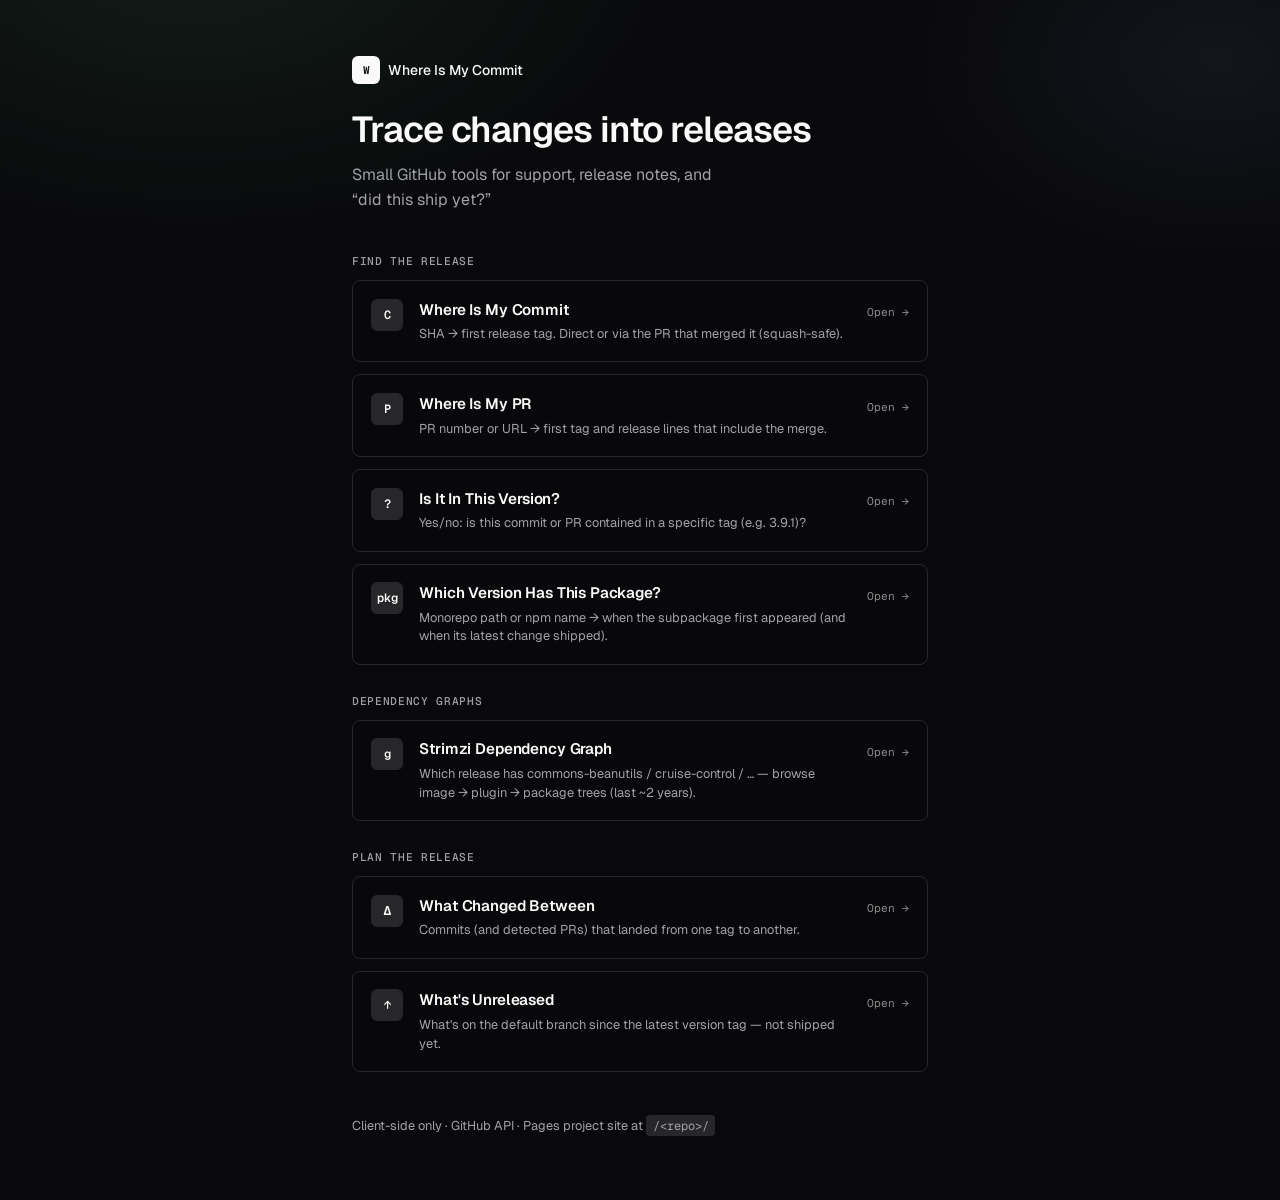
<file: index.html>
<!DOCTYPE html>
<html lang="en" class="dark">
<head>
  <meta charset="UTF-8" />
  <meta name="viewport" content="width=device-width, initial-scale=1" />
  <title>Where Is My Commit</title>
  <script>
    (function () {
      var path = location.pathname;
      var base;
      if (/\.github\.io$/i.test(location.hostname)) {
        var parts = path.split("/").filter(Boolean);
        base = parts.length ? "/" + parts[0] + "/" : "/";
      } else {
        base = path.replace(/\/[^/]*$/, "/") || "/";
      }
      var el = document.createElement("base");
      el.href = base;
      document.head.insertBefore(el, document.head.firstChild);
    })();
  </script>
  <link rel="preconnect" href="https://fonts.googleapis.com" />
  <link rel="preconnect" href="https://fonts.gstatic.com" crossorigin />
  <link href="https://fonts.googleapis.com/css2?family=Geist:wght@400;500;600;700&family=Geist+Mono:wght@400;500;600&display=swap" rel="stylesheet" />
  <style>
    :root {
      --radius: 0.5rem;
      --background: 0 0% 100%;
      --foreground: 240 10% 3.9%;
      --card: 0 0% 100%;
      --primary: 240 5.9% 10%;
      --primary-foreground: 0 0% 98%;
      --muted: 240 4.8% 95.9%;
      --muted-foreground: 240 3.8% 46.1%;
      --accent: 240 4.8% 95.9%;
      --border: 240 5.9% 90%;
      --ring: 240 5.9% 10%;
      --font-sans: "Geist", ui-sans-serif, system-ui, sans-serif;
      --font-mono: "Geist Mono", ui-monospace, monospace;
    }

    .dark {
      --background: 240 10% 3.9%;
      --foreground: 0 0% 98%;
      --card: 240 10% 3.9%;
      --primary: 0 0% 98%;
      --primary-foreground: 240 5.9% 10%;
      --muted: 240 3.7% 15.9%;
      --muted-foreground: 240 5% 64.9%;
      --accent: 240 3.7% 15.9%;
      --border: 240 3.7% 15.9%;
      --ring: 240 4.9% 83.9%;
    }

    * { box-sizing: border-box; margin: 0; padding: 0; }

    body {
      min-height: 100vh;
      font-family: var(--font-sans);
      color: hsl(var(--foreground));
      background:
        radial-gradient(ellipse 70% 45% at 15% -5%, hsl(142 30% 20% / 0.35), transparent 55%),
        radial-gradient(ellipse 50% 35% at 95% 5%, hsl(220 25% 25% / 0.25), transparent 50%),
        hsl(var(--background));
      line-height: 1.5;
      -webkit-font-smoothing: antialiased;
    }

    .wrap {
      width: min(36rem, calc(100% - 2rem));
      margin: 0 auto;
      padding: 3.5rem 0 4rem;
    }

    header {
      margin-bottom: 2.5rem;
      animation: rise 0.45s ease both;
    }

    .brand {
      display: inline-flex;
      align-items: center;
      gap: 0.5rem;
      font-size: 0.875rem;
      font-weight: 500;
      margin-bottom: 1.5rem;
    }

    .brand-mark {
      display: inline-flex;
      align-items: center;
      justify-content: center;
      width: 1.75rem;
      height: 1.75rem;
      border-radius: calc(var(--radius) - 2px);
      background: hsl(var(--primary));
      color: hsl(var(--primary-foreground));
      font-family: var(--font-mono);
      font-size: 0.7rem;
      font-weight: 600;
    }

    h1 {
      font-size: clamp(1.75rem, 4vw, 2.25rem);
      font-weight: 600;
      letter-spacing: -0.03em;
      line-height: 1.2;
      margin-bottom: 0.65rem;
    }

    .lede {
      color: hsl(var(--muted-foreground));
      font-size: 1rem;
      max-width: 34ch;
      line-height: 1.6;
    }

    .section-label {
      font-family: var(--font-mono);
      font-size: 0.7rem;
      font-weight: 500;
      letter-spacing: 0.06em;
      text-transform: uppercase;
      color: hsl(var(--muted-foreground));
      margin: 1.75rem 0 0.65rem;
      animation: rise 0.45s 0.04s ease both;
    }

    .section-label:first-of-type { margin-top: 0; }

    .tools {
      display: grid;
      gap: 0.75rem;
      list-style: none;
      animation: rise 0.45s 0.06s ease both;
    }

    .tool {
      display: grid;
      grid-template-columns: auto 1fr auto;
      gap: 0.85rem 1rem;
      align-items: start;
      padding: 1.1rem 1.15rem;
      border-radius: var(--radius);
      border: 1px solid hsl(var(--border));
      background: hsl(var(--card) / 0.85);
      text-decoration: none;
      color: inherit;
      transition: border-color 0.15s, background 0.15s, transform 0.15s;
    }

    a.tool:hover {
      border-color: hsl(var(--foreground) / 0.35);
      background: hsl(var(--accent));
      transform: translateY(-1px);
    }

    a.tool:focus-visible {
      outline: none;
      box-shadow: 0 0 0 2px hsl(var(--background)), 0 0 0 4px hsl(var(--ring) / 0.45);
    }

    .tool-mark {
      display: inline-flex;
      align-items: center;
      justify-content: center;
      width: 2rem;
      height: 2rem;
      border-radius: calc(var(--radius) - 2px);
      border: 1px solid hsl(var(--border));
      background: hsl(var(--muted));
      font-family: var(--font-mono);
      font-size: 0.75rem;
      font-weight: 600;
    }

    .tool-body {
      display: grid;
      gap: 0.25rem;
      min-width: 0;
    }

    .tool-title {
      font-size: 0.95rem;
      font-weight: 600;
      letter-spacing: -0.01em;
    }

    .tool-desc {
      font-size: 0.8rem;
      color: hsl(var(--muted-foreground));
      line-height: 1.45;
    }

    .tool-meta {
      font-family: var(--font-mono);
      font-size: 0.7rem;
      color: hsl(var(--foreground) / 0.55);
      white-space: nowrap;
      padding-top: 0.35rem;
    }

    a.tool:hover .tool-meta { color: hsl(var(--foreground)); }

    footer {
      margin-top: 2.75rem;
      font-size: 0.8rem;
      color: hsl(var(--muted-foreground));
      line-height: 1.6;
      animation: rise 0.45s 0.12s ease both;
    }

    footer code {
      font-family: var(--font-mono);
      font-size: 0.75rem;
      background: hsl(var(--muted));
      padding: 0.1rem 0.35rem;
      border-radius: 0.25rem;
      border: 1px solid hsl(var(--border));
    }

    @keyframes rise {
      from { opacity: 0; transform: translateY(8px); }
      to { opacity: 1; transform: translateY(0); }
    }
  </style>
</head>
<body>
  <div class="wrap">
    <header>
      <p class="brand">
        <span class="brand-mark" aria-hidden="true">W</span>
        Where Is My Commit
      </p>
      <h1>Trace changes into releases</h1>
      <p class="lede">Small GitHub tools for support, release notes, and “did this ship yet?”</p>
    </header>

    <p class="section-label">Find the release</p>
    <ul class="tools">
      <li>
        <a class="tool" href="commit.html">
          <span class="tool-mark" aria-hidden="true">C</span>
          <span class="tool-body">
            <span class="tool-title">Where Is My Commit</span>
            <span class="tool-desc">SHA → first release tag. Direct or via the PR that merged it (squash-safe).</span>
          </span>
          <span class="tool-meta">Open →</span>
        </a>
      </li>
      <li>
        <a class="tool" href="pr.html">
          <span class="tool-mark" aria-hidden="true">P</span>
          <span class="tool-body">
            <span class="tool-title">Where Is My PR</span>
            <span class="tool-desc">PR number or URL → first tag and release lines that include the merge.</span>
          </span>
          <span class="tool-meta">Open →</span>
        </a>
      </li>
      <li>
        <a class="tool" href="contains.html">
          <span class="tool-mark" aria-hidden="true">?</span>
          <span class="tool-body">
            <span class="tool-title">Is It In This Version?</span>
            <span class="tool-desc">Yes/no: is this commit or PR contained in a specific tag (e.g. 3.9.1)?</span>
          </span>
          <span class="tool-meta">Open →</span>
        </a>
      </li>
      <li>
        <a class="tool" href="package.html">
          <span class="tool-mark" aria-hidden="true">pkg</span>
          <span class="tool-body">
            <span class="tool-title">Which Version Has This Package?</span>
            <span class="tool-desc">Monorepo path or npm name → when the subpackage first appeared (and when its latest change shipped).</span>
          </span>
          <span class="tool-meta">Open →</span>
        </a>
      </li>
    </ul>

    <p class="section-label">Dependency graphs</p>
    <ul class="tools">
      <li>
        <a class="tool" href="graph.html">
          <span class="tool-mark" aria-hidden="true">g</span>
          <span class="tool-body">
            <span class="tool-title">Strimzi Dependency Graph</span>
            <span class="tool-desc">Which release has commons-beanutils / cruise-control / … — browse image → plugin → package trees (last ~2 years).</span>
          </span>
          <span class="tool-meta">Open →</span>
        </a>
      </li>
    </ul>

    <p class="section-label">Plan the release</p>
    <ul class="tools">
      <li>
        <a class="tool" href="between.html">
          <span class="tool-mark" aria-hidden="true">Δ</span>
          <span class="tool-body">
            <span class="tool-title">What Changed Between</span>
            <span class="tool-desc">Commits (and detected PRs) that landed from one tag to another.</span>
          </span>
          <span class="tool-meta">Open →</span>
        </a>
      </li>
      <li>
        <a class="tool" href="unreleased.html">
          <span class="tool-mark" aria-hidden="true">↑</span>
          <span class="tool-body">
            <span class="tool-title">What's Unreleased</span>
            <span class="tool-desc">What's on the default branch since the latest version tag — not shipped yet.</span>
          </span>
          <span class="tool-meta">Open →</span>
        </a>
      </li>
    </ul>

    <footer>
      Client-side only · GitHub API · Pages project site at
      <code>/&lt;repo&gt;/</code>
    </footer>
  </div>
</body>
</html>
</file>
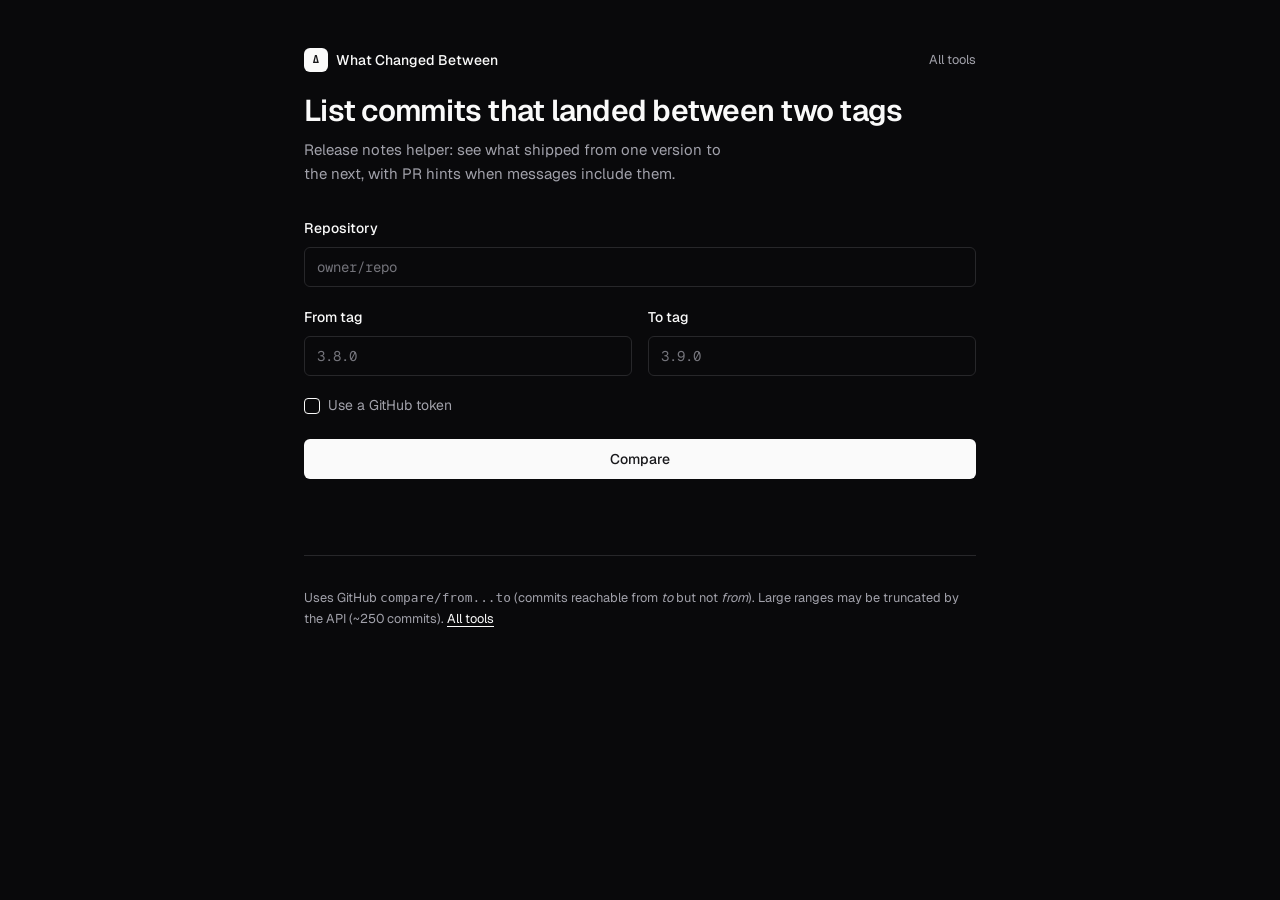
<file: between.html>
<!DOCTYPE html>
<html lang="en" class="dark">
<head>
  <meta charset="UTF-8" />
  <meta name="viewport" content="width=device-width, initial-scale=1" />
  <title>What Changed Between</title>
  <script>
    (function () {
      var path = location.pathname;
      var base;
      if (/\.github\.io$/i.test(location.hostname)) {
        var parts = path.split("/").filter(Boolean);
        base = parts.length ? "/" + parts[0] + "/" : "/";
      } else {
        base = path.replace(/\/[^/]*$/, "/") || "/";
      }
      var el = document.createElement("base");
      el.href = base;
      document.head.insertBefore(el, document.head.firstChild);
    })();
  </script>
  <link rel="preconnect" href="https://fonts.googleapis.com" />
  <link rel="preconnect" href="https://fonts.gstatic.com" crossorigin />
  <link href="https://fonts.googleapis.com/css2?family=Geist:wght@400;500;600;700&family=Geist+Mono:wght@400;500;600&display=swap" rel="stylesheet" />
  <link rel="stylesheet" href="assets/tool.css" />
</head>
<body>
  <div class="wrap wide">
    <header>
      <div class="brand-row">
        <p class="brand">
          <span class="brand-mark" aria-hidden="true">Δ</span>
          What Changed Between
        </p>
        <a class="sibling" href="./">All tools</a>
      </div>
      <h1>List commits that landed between two tags</h1>
      <p class="lede">Release notes helper: see what shipped from one version to the next, with PR hints when messages include them.</p>
    </header>

    <form id="form" autocomplete="off">
      <div class="field">
        <label class="label" for="repo">Repository</label>
        <input class="input" id="repo" type="text" required placeholder="owner/repo" spellcheck="false" />
      </div>
      <div class="row">
        <div class="field">
          <label class="label" for="from">From tag</label>
          <input class="input" id="from" type="text" required placeholder="3.8.0" spellcheck="false" />
        </div>
        <div class="field">
          <label class="label" for="to">To tag</label>
          <input class="input" id="to" type="text" required placeholder="3.9.0" spellcheck="false" />
        </div>
      </div>
      <label class="checkbox-row">
        <input class="checkbox" type="checkbox" id="show-token" />
        Use a GitHub token
      </label>
      <div class="field" id="token-field">
        <label class="label" for="token">Personal access token</label>
        <p class="hint">Tab-local only · sent only to api.github.com</p>
        <input class="input" id="token" type="password" placeholder="ghp_…" spellcheck="false" />
      </div>
      <button class="btn" type="submit" id="submit">Compare</button>
    </form>

    <p class="status" id="status" aria-live="polite"></p>
    <div class="result" id="result" hidden>
      <div class="alert" id="verdict">
        <p class="alert-label" id="verdict-label"></p>
        <p class="alert-main" id="verdict-main"></p>
        <p class="alert-sub" id="verdict-sub"></p>
      </div>
      <dl class="meta" id="meta"></dl>
      <div class="list-card" id="list-card" hidden>
        <p class="list-card-title" id="list-title">Commits</p>
        <ul class="commit-list" id="commit-list"></ul>
      </div>
    </div>

    <hr class="separator" />
    <footer>
      Uses GitHub <code>compare/from...to</code> (commits reachable from <em>to</em> but not <em>from</em>).
      Large ranges may be truncated by the API (~250 commits).
      <a href="./">All tools</a>
    </footer>
  </div>
  <script src="assets/gh.js"></script>
  <script>
    const {
      $, parseRepo, compare, setStatus, showResultShell, escapeHtml, rateNote,
      extractPrNumber, formatDate,
    } = WIMC;

    $("form").addEventListener("submit", async (e) => {
      e.preventDefault();
      const submit = $("submit");
      submit.disabled = true;
      $("result").hidden = true;
      $("result").classList.remove("visible");
      $("list-card").hidden = true;

      try {
        const { owner, repo } = parseRepo($("repo").value);
        const from = $("from").value.trim();
        const to = $("to").value.trim();
        if (!from || !to) throw new Error("Enter both tags.");

        setStatus(`Comparing ${from}…${to}`);
        const data = await compare(owner, repo, from, to);
        const commits = data.commits || [];
        const compareUrl = data.html_url ||
          `https://github.com/${owner}/${repo}/compare/${encodeURIComponent(from)}...${encodeURIComponent(to)}`;

        const prs = new Set();
        for (const c of commits) {
          const n = extractPrNumber(c.commit?.message || "");
          if (n) prs.add(n);
        }

        showResultShell({
          verdictClass: commits.length ? "found" : "missing",
          label: "Range",
          main: `${from} → ${to}`,
          sub: `${commits.length} commit${commits.length === 1 ? "" : "s"} on <a href="${compareUrl}" target="_blank" rel="noopener">GitHub compare</a>${
            data.ahead_by != null ? ` · ahead ${data.ahead_by}` : ""
          }${data.behind_by ? ` · behind ${data.behind_by}` : ""}`,
          metaRows: [
            ["Repo", `${escapeHtml(owner)}/${escapeHtml(repo)}`],
            ["Status", escapeHtml(data.status || "—")],
            ["Commits listed", String(commits.length)],
            ["PRs detected", String(prs.size)],
            ["Files changed", String(data.files?.length ?? "—")],
          ],
        });

        const list = $("commit-list");
        if (!commits.length) {
          $("list-card").hidden = true;
        } else {
          $("list-card").hidden = false;
          $("list-title").textContent = `${commits.length} commits in range`;
          // Newest first (API is chronological oldest→newest)
          const ordered = commits.slice().reverse();
          list.innerHTML = ordered
            .map((c) => {
              const msg = (c.commit?.message || "").split("\n")[0];
              const sha = c.sha.slice(0, 7);
              const pr = extractPrNumber(c.commit?.message || "");
              const prLink = pr
                ? ` · <a href="https://github.com/${owner}/${repo}/pull/${pr}" target="_blank" rel="noopener">#${pr}</a>`
                : "";
              const date = formatDate(c.commit?.author?.date || c.commit?.committer?.date);
              return `<li>
                <a href="${c.html_url}" target="_blank" rel="noopener">${escapeHtml(msg)}</a>
                <div class="commit-meta">${sha}${prLink} · ${date}</div>
              </li>`;
            })
            .join("");
        }
        setStatus(`Done${rateNote()}`);
      } catch (err) {
        setStatus(err.message || String(err), true);
        showResultShell({
          verdictClass: "error-box",
          label: "Could not compare",
          main: "Lookup failed",
          sub: escapeHtml(err.message || String(err)),
          metaRows: [],
        });
      } finally {
        submit.disabled = false;
      }
    });
  </script>
</body>
</html>
</file>
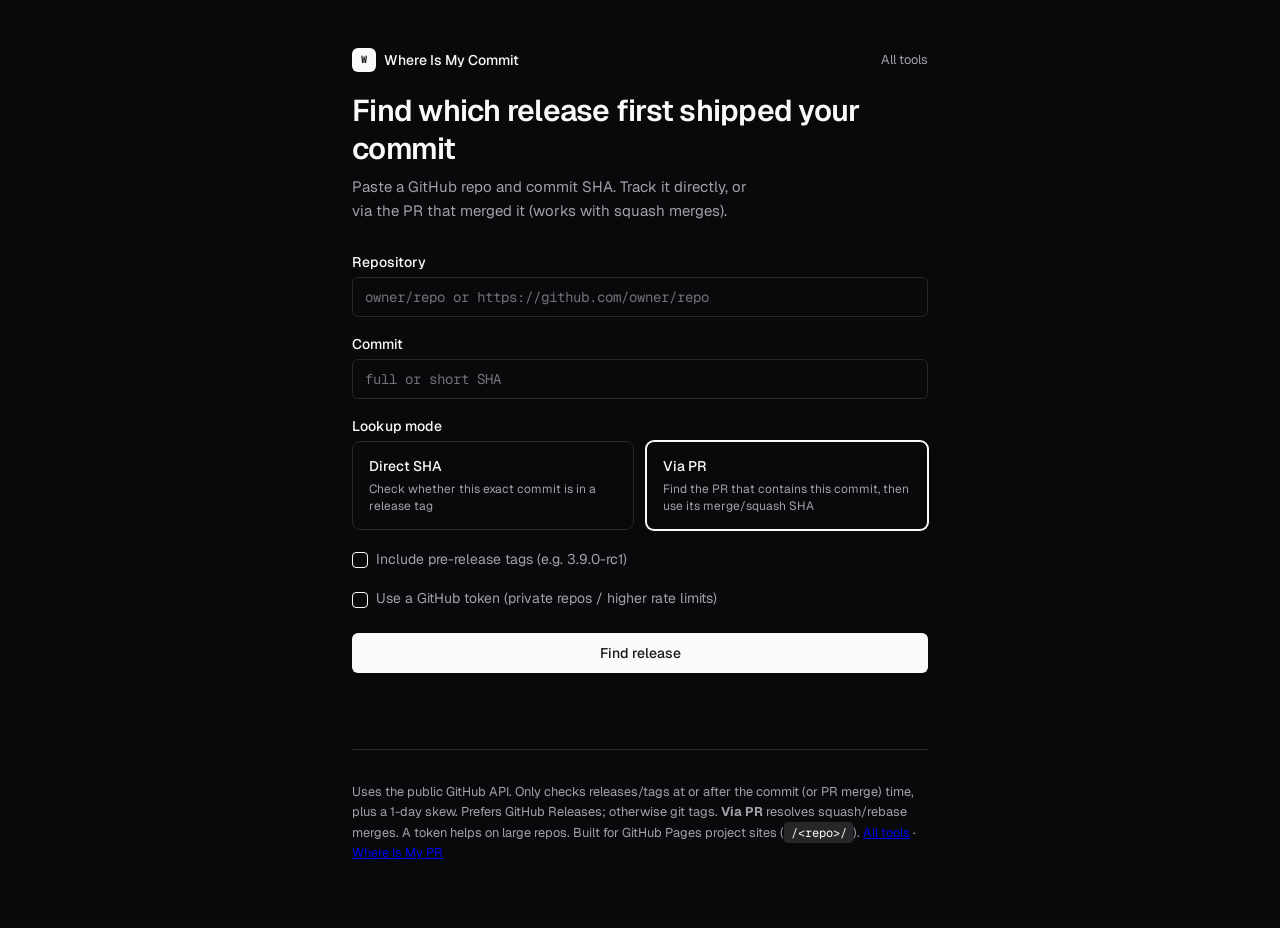
<file: commit.html>
<!DOCTYPE html>
<html lang="en" class="dark">
<head>
  <meta charset="UTF-8" />
  <meta name="viewport" content="width=device-width, initial-scale=1" />
  <title>Where Is My Commit</title>
  <script>
    /* GitHub Pages project sites live under /repo-name/ — set <base> so relative links work. */
    (function () {
      var path = location.pathname;
      var base;
      if (/\.github\.io$/i.test(location.hostname)) {
        var parts = path.split("/").filter(Boolean);
        base = parts.length ? "/" + parts[0] + "/" : "/";
      } else {
        base = path.replace(/\/[^/]*$/, "/") || "/";
      }
      var el = document.createElement("base");
      el.href = base;
      document.head.insertBefore(el, document.head.firstChild);
    })();
  </script>
  <link rel="preconnect" href="https://fonts.googleapis.com" />
  <link rel="preconnect" href="https://fonts.gstatic.com" crossorigin />
  <link href="https://fonts.googleapis.com/css2?family=Geist:wght@400;500;600;700&family=Geist+Mono:wght@400;500;600&display=swap" rel="stylesheet" />
  <style>
    /* shadcn/ui design tokens (zinc / new-york) */
    :root {
      --radius: 0.5rem;
      --background: 0 0% 100%;
      --foreground: 240 10% 3.9%;
      --card: 0 0% 100%;
      --card-foreground: 240 10% 3.9%;
      --popover: 0 0% 100%;
      --popover-foreground: 240 10% 3.9%;
      --primary: 240 5.9% 10%;
      --primary-foreground: 0 0% 98%;
      --secondary: 240 4.8% 95.9%;
      --secondary-foreground: 240 5.9% 10%;
      --muted: 240 4.8% 95.9%;
      --muted-foreground: 240 3.8% 46.1%;
      --accent: 240 4.8% 95.9%;
      --accent-foreground: 240 5.9% 10%;
      --destructive: 0 84.2% 60.2%;
      --destructive-foreground: 0 0% 98%;
      --border: 240 5.9% 90%;
      --input: 240 5.9% 90%;
      --ring: 240 5.9% 10%;
      --success: 142 76% 36%;
      --success-foreground: 0 0% 98%;
      --warning: 38 92% 50%;
      --warning-foreground: 240 10% 3.9%;
      --font-sans: "Geist", ui-sans-serif, system-ui, sans-serif;
      --font-mono: "Geist Mono", ui-monospace, monospace;
    }

    .dark {
      --background: 240 10% 3.9%;
      --foreground: 0 0% 98%;
      --card: 240 10% 3.9%;
      --card-foreground: 0 0% 98%;
      --popover: 240 10% 3.9%;
      --popover-foreground: 0 0% 98%;
      --primary: 0 0% 98%;
      --primary-foreground: 240 5.9% 10%;
      --secondary: 240 3.7% 15.9%;
      --secondary-foreground: 0 0% 98%;
      --muted: 240 3.7% 15.9%;
      --muted-foreground: 240 5% 64.9%;
      --accent: 240 3.7% 15.9%;
      --accent-foreground: 0 0% 98%;
      --destructive: 0 62.8% 30.6%;
      --destructive-foreground: 0 0% 98%;
      --border: 240 3.7% 15.9%;
      --input: 240 3.7% 15.9%;
      --ring: 240 4.9% 83.9%;
      --success: 142 71% 45%;
      --success-foreground: 0 0% 98%;
      --warning: 38 92% 50%;
      --warning-foreground: 240 10% 3.9%;
    }

    * { box-sizing: border-box; margin: 0; padding: 0; }

    body {
      min-height: 100vh;
      font-family: var(--font-sans);
      color: hsl(var(--foreground));
      background: hsl(var(--background));
      line-height: 1.5;
      -webkit-font-smoothing: antialiased;
      -moz-osx-font-smoothing: grayscale;
    }

    .wrap {
      width: min(36rem, calc(100% - 2rem));
      margin: 0 auto;
      padding: 3rem 0 4rem;
    }

    header {
      margin-bottom: 2rem;
      animation: rise 0.4s ease both;
    }

    .brand {
      display: inline-flex;
      align-items: center;
      gap: 0.5rem;
      font-size: 0.875rem;
      font-weight: 500;
      color: hsl(var(--foreground));
      margin-bottom: 1.25rem;
    }

    .brand-row {
      display: flex;
      align-items: center;
      justify-content: space-between;
      gap: 1rem;
      margin-bottom: 1.25rem;
    }

    .brand-row .brand { margin-bottom: 0; }

    .sibling {
      font-size: 0.8rem;
      color: hsl(var(--muted-foreground));
      text-decoration: none;
    }

    .sibling:hover {
      color: hsl(var(--foreground));
      text-decoration: underline;
      text-underline-offset: 3px;
    }

    .brand-mark {
      display: inline-flex;
      align-items: center;
      justify-content: center;
      width: 1.5rem;
      height: 1.5rem;
      border-radius: calc(var(--radius) - 2px);
      background: hsl(var(--primary));
      color: hsl(var(--primary-foreground));
      font-family: var(--font-mono);
      font-size: 0.65rem;
      font-weight: 600;
    }

    h1 {
      font-size: clamp(1.5rem, 3.5vw, 1.875rem);
      font-weight: 600;
      letter-spacing: -0.025em;
      line-height: 1.25;
      margin-bottom: 0.5rem;
      tracking: tight;
    }

    .lede {
      color: hsl(var(--muted-foreground));
      font-size: 0.9375rem;
      max-width: 40ch;
      line-height: 1.6;
    }

    /* Form */
    form {
      display: grid;
      gap: 1.25rem;
      margin-bottom: 1.5rem;
      animation: rise 0.4s 0.05s ease both;
    }

    .field {
      display: grid;
      gap: 0.5rem;
    }

    .label {
      font-size: 0.875rem;
      font-weight: 500;
      line-height: 1;
      color: hsl(var(--foreground));
    }

    .hint {
      font-size: 0.8rem;
      font-weight: 400;
      color: hsl(var(--muted-foreground));
      line-height: 1.4;
    }

    .input {
      display: flex;
      height: 2.5rem;
      width: 100%;
      border-radius: calc(var(--radius) - 2px);
      border: 1px solid hsl(var(--input));
      background: transparent;
      padding: 0.5rem 0.75rem;
      font-family: var(--font-mono);
      font-size: 0.875rem;
      color: hsl(var(--foreground));
      outline: none;
      transition: border-color 0.15s, box-shadow 0.15s;
    }

    .input::placeholder {
      color: hsl(var(--muted-foreground));
      opacity: 0.7;
    }

    .input:focus-visible {
      border-color: hsl(var(--ring));
      box-shadow: 0 0 0 2px hsl(var(--background)), 0 0 0 4px hsl(var(--ring) / 0.4);
    }

    /* Radio group (shadcn-style cards) */
    .mode {
      display: grid;
      gap: 0.5rem;
    }

    .mode-options {
      display: grid;
      grid-template-columns: 1fr 1fr;
      gap: 0.75rem;
    }

    @media (max-width: 520px) {
      .mode-options { grid-template-columns: 1fr; }
    }

    .mode-option {
      position: relative;
      display: grid;
      gap: 0.25rem;
      padding: 0.875rem 1rem;
      border-radius: var(--radius);
      border: 1px solid hsl(var(--border));
      background: hsl(var(--card));
      cursor: pointer;
      transition: border-color 0.15s, background 0.15s, box-shadow 0.15s;
    }

    .mode-option:hover {
      background: hsl(var(--accent));
    }

    .mode-option:has(input:checked) {
      border-color: hsl(var(--primary));
      box-shadow: 0 0 0 1px hsl(var(--primary));
    }

    .mode-option:has(input:focus-visible) {
      box-shadow: 0 0 0 2px hsl(var(--background)), 0 0 0 4px hsl(var(--ring) / 0.4);
    }

    .mode-option input {
      position: absolute;
      opacity: 0;
      pointer-events: none;
    }

    .mode-option strong {
      font-size: 0.875rem;
      font-weight: 500;
      color: hsl(var(--foreground));
    }

    .mode-option span {
      font-size: 0.75rem;
      color: hsl(var(--muted-foreground));
      font-weight: 400;
      line-height: 1.4;
    }

    /* Checkbox */
    .checkbox-row {
      display: flex;
      align-items: flex-start;
      gap: 0.5rem;
      font-size: 0.875rem;
      color: hsl(var(--muted-foreground));
      cursor: pointer;
      user-select: none;
      width: fit-content;
      line-height: 1.4;
    }

    .checkbox {
      appearance: none;
      width: 1rem;
      height: 1rem;
      margin-top: 0.15rem;
      flex-shrink: 0;
      border-radius: 0.25rem;
      border: 1px solid hsl(var(--primary));
      background: transparent;
      cursor: pointer;
      display: grid;
      place-items: center;
      transition: background 0.1s, border-color 0.1s;
    }

    .checkbox:checked {
      background: hsl(var(--primary));
      border-color: hsl(var(--primary));
    }

    .checkbox:checked::after {
      content: "";
      width: 0.35rem;
      height: 0.55rem;
      border: solid hsl(var(--primary-foreground));
      border-width: 0 1.5px 1.5px 0;
      transform: rotate(45deg) translateY(-1px);
    }

    .checkbox:focus-visible {
      outline: none;
      box-shadow: 0 0 0 2px hsl(var(--background)), 0 0 0 4px hsl(var(--ring) / 0.4);
    }

    #token-field { display: none; }
    #token-field.visible { display: grid; }

    /* Button */
    .btn {
      display: inline-flex;
      align-items: center;
      justify-content: center;
      gap: 0.5rem;
      height: 2.5rem;
      padding: 0.5rem 1rem;
      margin-top: 0.25rem;
      border-radius: calc(var(--radius) - 2px);
      border: none;
      font-family: var(--font-sans);
      font-size: 0.875rem;
      font-weight: 500;
      background: hsl(var(--primary));
      color: hsl(var(--primary-foreground));
      cursor: pointer;
      transition: opacity 0.15s, background 0.15s;
    }

    .btn:hover:not(:disabled) {
      opacity: 0.9;
    }

    .btn:focus-visible {
      outline: none;
      box-shadow: 0 0 0 2px hsl(var(--background)), 0 0 0 4px hsl(var(--ring) / 0.4);
    }

    .btn:disabled {
      opacity: 0.5;
      cursor: wait;
    }

    /* Status */
    .status {
      min-height: 1.25rem;
      font-family: var(--font-mono);
      font-size: 0.75rem;
      color: hsl(var(--muted-foreground));
      margin-bottom: 1rem;
      animation: rise 0.3s ease both;
    }

    .status.error { color: hsl(var(--destructive)); }

    /* Results */
    .result {
      display: none;
      animation: rise 0.35s ease both;
    }

    .result.visible { display: grid; gap: 1rem; }

    /* Alert / Verdict (shadcn Alert pattern) */
    .alert {
      position: relative;
      width: 100%;
      border-radius: var(--radius);
      border: 1px solid hsl(var(--border));
      padding: 1rem;
      background: hsl(var(--card));
    }

    .alert.found {
      border-color: hsl(var(--success) / 0.4);
      background: hsl(var(--success) / 0.08);
    }

    .alert.missing {
      border-color: hsl(var(--warning) / 0.4);
      background: hsl(var(--warning) / 0.08);
    }

    .alert.error-box {
      border-color: hsl(var(--destructive) / 0.5);
      background: hsl(var(--destructive) / 0.1);
    }

    .alert-label {
      font-size: 0.75rem;
      font-weight: 500;
      letter-spacing: 0.02em;
      text-transform: uppercase;
      margin-bottom: 0.35rem;
      color: hsl(var(--muted-foreground));
    }

    .alert.found .alert-label { color: hsl(var(--success)); }
    .alert.missing .alert-label { color: hsl(var(--warning)); }
    .alert.error-box .alert-label { color: hsl(0 72% 65%); }

    .alert-main {
      font-size: 1.25rem;
      font-weight: 600;
      letter-spacing: -0.02em;
      font-family: var(--font-mono);
      line-height: 1.3;
    }

    .alert-sub {
      margin-top: 0.35rem;
      color: hsl(var(--muted-foreground));
      font-size: 0.875rem;
    }

    .alert-sub a {
      color: hsl(var(--foreground));
      text-decoration: underline;
      text-underline-offset: 3px;
      text-decoration-thickness: 1px;
    }

    .alert-sub a:hover { opacity: 0.8; }

    /* Card */
    .card {
      border-radius: var(--radius);
      border: 1px solid hsl(var(--border));
      background: hsl(var(--card));
      color: hsl(var(--card-foreground));
      box-shadow: 0 1px 2px 0 rgb(0 0 0 / 0.05);
    }

    .card[hidden] { display: none; }

    .card-header {
      padding: 1rem 1.25rem 0.5rem;
    }

    .card-title {
      font-size: 0.75rem;
      font-weight: 500;
      letter-spacing: 0.02em;
      text-transform: uppercase;
      color: hsl(var(--muted-foreground));
      margin-bottom: 0.35rem;
    }

    .card-heading {
      font-size: 1rem;
      font-weight: 600;
      letter-spacing: -0.01em;
    }

    .card-heading a {
      color: hsl(var(--foreground));
      text-decoration: none;
    }

    .card-heading a:hover {
      text-decoration: underline;
      text-underline-offset: 3px;
    }

    .card-content {
      padding: 0.5rem 1.25rem 1rem;
    }

    .card-meta {
      display: flex;
      flex-wrap: wrap;
      gap: 0.4rem 0.85rem;
      font-family: var(--font-mono);
      font-size: 0.75rem;
      color: hsl(var(--muted-foreground));
    }

    .badge {
      display: inline-flex;
      align-items: center;
      border-radius: 9999px;
      border: 1px solid hsl(var(--border));
      padding: 0.125rem 0.5rem;
      font-size: 0.7rem;
      font-weight: 500;
      background: hsl(var(--secondary));
      color: hsl(var(--secondary-foreground));
    }

    .pr-list {
      list-style: none;
      margin-top: 0.75rem;
      border-top: 1px solid hsl(var(--border));
      padding-top: 0.65rem;
      display: grid;
      gap: 0.4rem;
    }

    .pr-list li {
      font-family: var(--font-mono);
      font-size: 0.75rem;
      display: flex;
      justify-content: space-between;
      gap: 0.75rem;
    }

    .pr-list a {
      color: hsl(var(--foreground));
      text-decoration: none;
    }

    .pr-list a:hover { text-decoration: underline; text-underline-offset: 2px; }

    /* Meta dl as card */
    .meta {
      display: grid;
      gap: 0.65rem;
      padding: 1rem 1.25rem;
      border-radius: var(--radius);
      border: 1px solid hsl(var(--border));
      background: hsl(var(--card));
      font-size: 0.875rem;
    }

    .meta:empty { display: none; }

    .meta-row {
      display: grid;
      grid-template-columns: 7.5rem 1fr;
      gap: 0.5rem;
      align-items: baseline;
    }

    .meta-row dt {
      color: hsl(var(--muted-foreground));
      font-size: 0.8rem;
    }

    .meta-row dd {
      font-family: var(--font-mono);
      font-size: 0.8rem;
      word-break: break-all;
    }

    .meta-row dd a {
      color: hsl(var(--foreground));
      text-decoration: none;
    }

    .meta-row dd a:hover {
      text-decoration: underline;
      text-underline-offset: 2px;
    }

    /* Accordion / Details */
    details.accordion {
      border: 1px solid hsl(var(--border));
      border-radius: var(--radius);
      background: hsl(var(--card));
      overflow: hidden;
    }

    details.accordion[hidden] { display: none; }

    summary {
      padding: 0.875rem 1.25rem;
      cursor: pointer;
      font-weight: 500;
      font-size: 0.875rem;
      list-style: none;
      display: flex;
      justify-content: space-between;
      align-items: center;
      transition: background 0.15s;
    }

    summary:hover { background: hsl(var(--muted) / 0.5); }

    summary::-webkit-details-marker { display: none; }

    summary::after {
      content: "";
      width: 0.5rem;
      height: 0.5rem;
      border-right: 1.5px solid hsl(var(--muted-foreground));
      border-bottom: 1.5px solid hsl(var(--muted-foreground));
      transform: rotate(45deg);
      transition: transform 0.15s;
      margin-top: -0.2rem;
    }

    details[open] summary::after {
      transform: rotate(-135deg);
      margin-top: 0.15rem;
    }

    .tag-list {
      list-style: none;
      border-top: 1px solid hsl(var(--border));
      max-height: 280px;
      overflow-y: auto;
    }

    .tag-list li {
      display: flex;
      justify-content: space-between;
      gap: 1rem;
      padding: 0.65rem 1.25rem;
      font-family: var(--font-mono);
      font-size: 0.8rem;
      border-bottom: 1px solid hsl(var(--border));
    }

    .tag-list li:last-child { border-bottom: none; }

    .tag-list a {
      color: hsl(var(--foreground));
      text-decoration: none;
    }

    .tag-list a:hover {
      text-decoration: underline;
      text-underline-offset: 2px;
    }

    .tag-date {
      color: hsl(var(--muted-foreground));
      white-space: nowrap;
    }

    /* Separator */
    .separator {
      height: 1px;
      background: hsl(var(--border));
      margin: 2rem 0;
      border: none;
    }

    footer {
      margin-top: 2rem;
      font-size: 0.8rem;
      color: hsl(var(--muted-foreground));
      line-height: 1.6;
      animation: rise 0.4s 0.1s ease both;
    }

    footer code {
      font-family: var(--font-mono);
      font-size: 0.75rem;
      background: hsl(var(--muted));
      color: hsl(var(--foreground));
      padding: 0.1rem 0.35rem;
      border-radius: 0.25rem;
      border: 1px solid hsl(var(--border));
    }

    @keyframes rise {
      from { opacity: 0; transform: translateY(6px); }
      to { opacity: 1; transform: translateY(0); }
    }
  </style>
</head>
<body>
  <div class="wrap">
    <header>
      <div class="brand-row">
        <p class="brand">
          <span class="brand-mark" aria-hidden="true">W</span>
          Where Is My Commit
        </p>
        <a class="sibling" href="./">All tools</a>
      </div>
      <h1>Find which release first shipped your commit</h1>
      <p class="lede">Paste a GitHub repo and commit SHA. Track it directly, or via the PR that merged it (works with squash merges).</p>
    </header>

    <form id="form" autocomplete="off">
      <div class="field">
        <label class="label" for="repo">Repository</label>
        <input class="input" id="repo" name="repo" type="text" required
          placeholder="owner/repo or https://github.com/owner/repo"
          spellcheck="false" />
      </div>

      <div class="field">
        <label class="label" for="commit">Commit</label>
        <input class="input" id="commit" name="commit" type="text" required
          placeholder="full or short SHA"
          spellcheck="false" />
      </div>

      <div class="mode">
        <p class="label">Lookup mode</p>
        <div class="mode-options" role="radiogroup" aria-label="Lookup mode">
          <label class="mode-option">
            <input type="radio" name="mode" value="direct" />
            <strong>Direct SHA</strong>
            <span>Check whether this exact commit is in a release tag</span>
          </label>
          <label class="mode-option">
            <input type="radio" name="mode" value="pr" checked />
            <strong>Via PR</strong>
            <span>Find the PR that contains this commit, then use its merge/squash SHA</span>
          </label>
        </div>
      </div>

      <label class="checkbox-row">
        <input class="checkbox" type="checkbox" id="include-prerelease" />
        Include pre-release tags (e.g. 3.9.0-rc1)
      </label>

      <label class="checkbox-row">
        <input class="checkbox" type="checkbox" id="show-token" />
        Use a GitHub token (private repos / higher rate limits)
      </label>

      <div class="field" id="token-field">
        <label class="label" for="token">Personal access token</label>
        <p class="hint">Stored only in this browser tab — never sent anywhere except api.github.com</p>
        <input class="input" id="token" name="token" type="password" placeholder="ghp_…" spellcheck="false" />
      </div>

      <button class="btn" type="submit" id="submit">Find release</button>
    </form>

    <p class="status" id="status" aria-live="polite"></p>

    <div class="result" id="result" hidden>
      <div class="alert" id="verdict">
        <p class="alert-label" id="verdict-label"></p>
        <p class="alert-main" id="verdict-main"></p>
        <p class="alert-sub" id="verdict-sub"></p>
      </div>

      <div class="card" id="pr-card" hidden>
        <div class="card-header">
          <p class="card-title">Pull request</p>
          <p class="card-heading" id="pr-title"></p>
        </div>
        <div class="card-content">
          <div class="card-meta" id="pr-meta"></div>
          <ul class="pr-list" id="pr-list" hidden></ul>
        </div>
      </div>

      <dl class="meta" id="meta"></dl>

      <details class="accordion" id="all-tags-details">
        <summary>
          <span id="all-tags-summary">All releases containing this commit</span>
        </summary>
        <ul class="tag-list" id="all-tags"></ul>
      </details>
    </div>

    <hr class="separator" />

    <footer>
      Uses the public GitHub API. Only checks releases/tags at or after the commit
      (or PR merge) time, plus a 1-day skew. Prefers GitHub Releases; otherwise git tags.
      <strong>Via PR</strong> resolves squash/rebase merges. A token helps on large repos.
      Built for GitHub Pages project sites (<code>/&lt;repo&gt;/</code>).
      <a href="./">All tools</a> · <a href="pr.html">Where Is My PR</a>
    </footer>
  </div>

  <script>
    const $ = (id) => document.getElementById(id);

    $("show-token").addEventListener("change", (e) => {
      $("token-field").classList.toggle("visible", e.target.checked);
    });

    function parseRepo(raw) {
      const cleaned = raw.trim().replace(/\.git$/, "");
      const m = cleaned.match(
        /^(?:https?:\/\/)?(?:www\.)?github\.com\/([^/\s]+)\/([^/\s#?]+)/i
      );
      if (m) return { owner: m[1], repo: m[2] };
      const parts = cleaned.split("/").filter(Boolean);
      if (parts.length === 2) return { owner: parts[0], repo: parts[1] };
      throw new Error("Repo must look like owner/repo or a GitHub URL.");
    }

    function selectedMode() {
      return document.querySelector('input[name="mode"]:checked')?.value || "pr";
    }

    function headers() {
      const h = {
        Accept: "application/vnd.github+json",
        "X-GitHub-Api-Version": "2022-11-28",
      };
      const token = $("token").value.trim();
      if (token) h.Authorization = `Bearer ${token}`;
      return h;
    }

    async function gh(path) {
      const res = await fetch(`https://api.github.com${path}`, { headers: headers() });
      const remaining = res.headers.get("X-RateLimit-Remaining");
      if (remaining !== null) gh.lastRemaining = remaining;
      if (res.status === 404) {
        const body = await res.json().catch(() => ({}));
        throw new Error(body.message || "Not found (404). Check the repo, commit, or token.");
      }
      if (res.status === 403 || res.status === 429) {
        throw new Error("GitHub rate limit hit. Add a personal access token and try again.");
      }
      if (!res.ok) {
        const body = await res.json().catch(() => ({}));
        throw new Error(body.message || `GitHub API error (${res.status})`);
      }
      return res;
    }

    function rateNote() {
      return gh.lastRemaining != null
        ? ` · ${gh.lastRemaining} API calls left this hour`
        : "";
    }

    async function resolveCommit(owner, repo, sha) {
      const res = await gh(`/repos/${owner}/${repo}/commits/${encodeURIComponent(sha)}`);
      return res.json();
    }

    async function fetchPullsForCommit(owner, repo, sha) {
      const res = await gh(
        `/repos/${owner}/${repo}/commits/${encodeURIComponent(sha)}/pulls`
      );
      return res.json();
    }

    async function fetchPull(owner, repo, number) {
      const res = await gh(`/repos/${owner}/${repo}/pulls/${number}`);
      return res.json();
    }

    function pickPrimaryPull(pulls) {
      const merged = pulls
        .filter((p) => p.merged_at)
        .sort((a, b) => Date.parse(b.merged_at) - Date.parse(a.merged_at));
      if (merged.length) return merged[0];
      const open = pulls.filter((p) => p.state === "open");
      if (open.length) return open[0];
      return pulls[0] || null;
    }

    /** Parse tags like 3.9.0, 0.10.0.1, 4.0.0-rc1 */
    function parseVersion(tag) {
      const cleaned = String(tag).replace(/^v/i, "");
      const m = cleaned.match(/^(\d+(?:\.\d+)*)(?:-rc(\d+))?$/i);
      if (!m) return null;
      return {
        parts: m[1].split(".").map(Number),
        rc: m[2] != null ? Number(m[2]) : null,
        tag,
      };
    }

    function cmpVersion(a, b) {
      const len = Math.max(a.parts.length, b.parts.length);
      for (let i = 0; i < len; i++) {
        const d = (a.parts[i] || 0) - (b.parts[i] || 0);
        if (d) return d;
      }
      if (a.rc == null && b.rc != null) return 1;
      if (a.rc != null && b.rc == null) return -1;
      return (a.rc || 0) - (b.rc || 0);
    }

    /** Release line key: all but last numeric segment (3.8.1 → "3.8"). */
    function versionLineKey(v) {
      if (v.parts.length <= 1) return String(v.parts[0]);
      return v.parts.slice(0, -1).join(".");
    }

    /** 1-day skew so clock / timezone quirks don't drop a valid tag. */
    const DATE_SKEW_MS = 24 * 60 * 60 * 1000;

    function commitTimestamp(commit) {
      const iso =
        commit?.commit?.committer?.date ||
        commit?.commit?.author?.date ||
        null;
      return iso ? Date.parse(iso) : null;
    }

    async function ghGraphql(query, variables) {
      const res = await fetch("https://api.github.com/graphql", {
        method: "POST",
        headers: {
          ...headers(),
          "Content-Type": "application/json",
        },
        body: JSON.stringify({ query, variables }),
      });
      const remaining = res.headers.get("X-RateLimit-Remaining");
      if (remaining !== null) gh.lastRemaining = remaining;
      if (res.status === 403 || res.status === 429) {
        throw new Error("GitHub rate limit hit. Add a personal access token and try again.");
      }
      if (!res.ok) {
        throw new Error(`GitHub GraphQL error (${res.status})`);
      }
      const body = await res.json();
      if (body.errors?.length) {
        throw new Error(body.errors[0].message || "GitHub GraphQL error");
      }
      return body.data;
    }

    function dateFromGraphqlTagTarget(target) {
      if (!target) return null;
      if (target.__typename === "Commit") return target.committedDate || null;
      if (target.__typename === "Tag") {
        return target.tagger?.date || target.target?.committedDate || null;
      }
      return null;
    }

    async function fetchGitHubReleases(owner, repo, sinceMs) {
      const releases = [];
      const cutoff = sinceMs != null ? sinceMs - DATE_SKEW_MS : null;
      let page = 1;
      let trimmedOlder = false;

      while (page <= 20) {
        const res = await gh(
          `/repos/${owner}/${repo}/releases?per_page=100&page=${page}`
        );
        const batch = await res.json();
        if (!batch.length) break;

        // API returns newest first — stop once we pass the commit date.
        let hitOlder = false;
        for (const r of batch) {
          if (r.draft || !r.tag_name) continue;
          const publishedAt = r.published_at || r.created_at || null;
          const t = publishedAt ? Date.parse(publishedAt) : null;
          if (cutoff != null && t != null && t < cutoff) {
            hitOlder = true;
            trimmedOlder = true;
            break;
          }
          const ver = parseVersion(r.tag_name);
          releases.push({
            tag: r.tag_name,
            name: r.name || r.tag_name,
            publishedAt,
            prerelease: !!r.prerelease || (ver ? ver.rc != null : false),
            url: r.html_url,
            version: ver,
            source: "release",
          });
        }
        if (hitOlder || batch.length < 100) break;
        page += 1;
      }
      return { releases, trimmedOlder };
    }

    async function fetchVersionTagsGraphql(owner, repo, includePrerelease, sinceMs) {
      const tags = [];
      const cutoff = sinceMs != null ? sinceMs - DATE_SKEW_MS : null;
      let cursor = null;
      let trimmedOlder = false;
      let pages = 0;

      const query = `
        query ($owner: String!, $repo: String!, $cursor: String) {
          repository(owner: $owner, name: $repo) {
            refs(
              refPrefix: "refs/tags/"
              first: 100
              after: $cursor
              orderBy: { field: TAG_COMMIT_DATE, direction: DESC }
            ) {
              pageInfo { hasNextPage endCursor }
              nodes {
                name
                target {
                  __typename
                  ... on Commit { committedDate }
                  ... on Tag {
                    tagger { date }
                    target { ... on Commit { committedDate } }
                  }
                }
              }
            }
          }
        }`;

      while (pages < 40) {
        pages += 1;
        const data = await ghGraphql(query, { owner, repo, cursor });
        const conn = data?.repository?.refs;
        if (!conn) break;

        let hitOlder = false;
        for (const node of conn.nodes) {
          const publishedAt = dateFromGraphqlTagTarget(node.target);
          const t = publishedAt ? Date.parse(publishedAt) : null;
          if (cutoff != null && t != null && t < cutoff) {
            hitOlder = true;
            trimmedOlder = true;
            break;
          }

          const ver = parseVersion(node.name);
          if (!ver) continue;
          if (!includePrerelease && ver.rc != null) continue;

          tags.push({
            tag: node.name,
            name: node.name,
            publishedAt,
            prerelease: ver.rc != null,
            url: `https://github.com/${owner}/${repo}/releases/tag/${encodeURIComponent(node.name)}`,
            version: ver,
            source: "tag",
          });
        }

        if (hitOlder || !conn.pageInfo.hasNextPage) break;
        cursor = conn.pageInfo.endCursor;
      }

      return { tags, trimmedOlder };
    }

    /** REST fallback when GraphQL is unavailable — no dates, so no date filter. */
    async function fetchVersionTagsRest(owner, repo, includePrerelease) {
      const res = await gh(`/repos/${owner}/${repo}/git/matching-refs/tags`);
      const refs = await res.json();
      const tags = [];
      for (const ref of refs) {
        const tag = ref.ref.replace(/^refs\/tags\//, "");
        const ver = parseVersion(tag);
        if (!ver) continue;
        if (!includePrerelease && ver.rc != null) continue;
        tags.push({
          tag,
          name: tag,
          publishedAt: null,
          prerelease: ver.rc != null,
          url: `https://github.com/${owner}/${repo}/releases/tag/${encodeURIComponent(tag)}`,
          version: ver,
          source: "tag",
        });
      }
      return { tags, trimmedOlder: false };
    }

    /**
     * Prefer GitHub Releases when present; otherwise version git tags.
     * Only keeps items at/after `sinceMs` (commit / merge time).
     */
    async function fetchReleaseCandidates(owner, repo, includePrerelease, sinceMs) {
      const { releases, trimmedOlder: trimmedReleases } = await fetchGitHubReleases(
        owner,
        repo,
        sinceMs
      );
      if (releases.length) {
        const filtered = includePrerelease
          ? releases
          : releases.filter((r) => !r.prerelease);
        return {
          items: filtered,
          source: "GitHub Releases",
          trimmedOlder: trimmedReleases,
          dateFiltered: sinceMs != null,
        };
      }

      try {
        setStatus("Loading git tags (with dates)…");
        const { tags, trimmedOlder } = await fetchVersionTagsGraphql(
          owner,
          repo,
          includePrerelease,
          sinceMs
        );
        return {
          items: tags,
          source: "git tags",
          trimmedOlder,
          dateFiltered: sinceMs != null,
        };
      } catch (err) {
        setStatus("GraphQL unavailable — loading all version tags…");
        const { tags, trimmedOlder } = await fetchVersionTagsRest(
          owner,
          repo,
          includePrerelease
        );
        return {
          items: tags,
          source: "git tags (no date filter)",
          trimmedOlder,
          dateFiltered: false,
        };
      }
    }

    async function tagContains(owner, repo, tag, sha) {
      const res = await gh(
        `/repos/${owner}/${repo}/compare/${encodeURIComponent(sha)}...${encodeURIComponent(tag)}`
      );
      const data = await res.json();
      return (
        data.status === "identical" ||
        (data.status === "ahead" && data.behind_by === 0)
      );
    }

    /**
     * Find tags containing `sha`. Searches each major.minor line separately
     * (Kafka-style branching), then picks the lowest semver overall.
     */
    async function findContaining(owner, repo, items, sha, onProgress) {
      const versioned = items
        .filter((r) => r.version)
        .slice()
        .sort((a, b) => cmpVersion(a.version, b.version));

      // Non-semver tags (rare when using Releases with odd names): check linearly at end
      const unversioned = items.filter((r) => !r.version);

      const byLine = new Map();
      for (const item of versioned) {
        const key = versionLineKey(item.version);
        if (!byLine.has(key)) byLine.set(key, []);
        byLine.get(key).push(item);
      }

      let checks = 0;
      const firstPerLine = [];

      for (const [, line] of byLine) {
        // Newest on the line first — skip the whole line if it doesn't contain
        const newest = line[line.length - 1];
        checks += 1;
        onProgress?.(checks, newest.tag);
        if (!(await tagContains(owner, repo, newest.tag, sha))) continue;

        let lo = 0;
        let hi = line.length - 1;
        let firstIdx = line.length - 1;
        while (lo <= hi) {
          const mid = (lo + hi) >> 1;
          checks += 1;
          onProgress?.(checks, line[mid].tag);
          if (await tagContains(owner, repo, line[mid].tag, sha)) {
            firstIdx = mid;
            hi = mid - 1;
          } else {
            lo = mid + 1;
          }
        }
        firstPerLine.push({ first: line[firstIdx], rest: line.slice(firstIdx) });
      }

      for (const item of unversioned) {
        checks += 1;
        onProgress?.(checks, item.tag);
        if (await tagContains(owner, repo, item.tag, sha)) {
          firstPerLine.push({ first: item, rest: [item] });
        }
      }

      if (!firstPerLine.length) {
        return { first: null, containing: [], checks };
      }

      firstPerLine.sort((a, b) => {
        if (a.first.version && b.first.version) {
          return cmpVersion(a.first.version, b.first.version);
        }
        return String(a.first.tag).localeCompare(String(b.first.tag));
      });

      const seen = new Set();
      const containing = [];
      for (const { rest } of firstPerLine) {
        for (const t of rest) {
          if (seen.has(t.tag)) continue;
          seen.add(t.tag);
          containing.push(t);
        }
      }
      containing.sort((a, b) => {
        if (a.version && b.version) return cmpVersion(a.version, b.version);
        return String(a.tag).localeCompare(String(b.tag));
      });

      return { first: firstPerLine[0].first, containing, checks };
    }

    function formatDate(iso) {
      if (!iso) return "—";
      try {
        return new Date(iso).toLocaleDateString(undefined, {
          year: "numeric",
          month: "short",
          day: "numeric",
        });
      } catch {
        return iso;
      }
    }

    function formatDateTime(iso) {
      if (!iso) return "—";
      try {
        return new Date(iso).toLocaleString(undefined, {
          year: "numeric",
          month: "short",
          day: "numeric",
          hour: "2-digit",
          minute: "2-digit",
        });
      } catch {
        return iso;
      }
    }

    function setStatus(msg, isError = false) {
      const el = $("status");
      el.textContent = msg;
      el.classList.toggle("error", isError);
    }

    function escapeHtml(s) {
      return String(s)
        .replace(/&/g, "&amp;")
        .replace(/</g, "&lt;")
        .replace(/>/g, "&gt;")
        .replace(/"/g, "&quot;");
    }

    function renderPrCard(primary, allPulls) {
      const card = $("pr-card");
      if (!primary) {
        card.hidden = true;
        return;
      }
      card.hidden = false;

      const state = primary.merged_at
        ? "merged"
        : primary.state === "open"
          ? "open"
          : "closed";

      $("pr-title").innerHTML =
        `<a href="${primary.html_url}" target="_blank" rel="noopener">#${primary.number}: ${escapeHtml(
          primary.title
        )}</a>`;

      const bits = [
        `<span class="badge">${state}</span>`,
        primary.merged_at
          ? `<span>merged ${formatDateTime(primary.merged_at)}</span>`
          : null,
        primary.user?.login ? `<span>by ${escapeHtml(primary.user.login)}</span>` : null,
        primary.base?.ref ? `<span>into ${escapeHtml(primary.base.ref)}</span>` : null,
      ].filter(Boolean);
      $("pr-meta").innerHTML = bits.join("");

      const list = $("pr-list");
      const others = (allPulls || []).filter((p) => p.number !== primary.number);
      if (!others.length) {
        list.hidden = true;
        list.innerHTML = "";
      } else {
        list.hidden = false;
        list.innerHTML = others
          .map((p) => {
            const st = p.merged_at ? "merged" : p.state;
            return `<li><a href="${p.html_url}" target="_blank" rel="noopener">#${p.number} ${escapeHtml(
              p.title
            )}</a><span>${st}</span></li>`;
          })
          .join("");
      }
    }

    function showResult({
      verdictClass,
      label,
      main,
      sub,
      metaRows,
      containing,
      pr,
      pulls,
    }) {
      const result = $("result");
      result.hidden = false;
      result.classList.add("visible");

      const verdict = $("verdict");
      verdict.className = `alert ${verdictClass}`;
      $("verdict-label").textContent = label;
      $("verdict-main").textContent = main;
      $("verdict-sub").innerHTML = sub;

      renderPrCard(pr || null, pulls || []);

      const meta = $("meta");
      meta.innerHTML = metaRows
        .map(
          ([k, v]) =>
            `<div class="meta-row"><dt>${k}</dt><dd>${v}</dd></div>`
        )
        .join("");

      const list = $("all-tags");
      const details = $("all-tags-details");
      if (!containing || !containing.length) {
        details.hidden = true;
        list.innerHTML = "";
      } else {
        details.hidden = false;
        $("all-tags-summary").textContent = `${containing.length} tag${
          containing.length === 1 ? "" : "s"
        } contain this commit`;
        list.innerHTML = containing
          .map(
            (r) =>
              `<li><a href="${r.url}" target="_blank" rel="noopener">${escapeHtml(
                r.tag
              )}${r.prerelease ? " (pre)" : ""}</a><span class="tag-date">${formatDate(
                r.publishedAt
              )}</span></li>`
          )
          .join("");
      }
    }

    $("form").addEventListener("submit", async (e) => {
      e.preventDefault();
      const submit = $("submit");
      submit.disabled = true;
      $("result").hidden = true;
      $("result").classList.remove("visible");
      $("pr-card").hidden = true;

      try {
        const { owner, repo } = parseRepo($("repo").value);
        const shaInput = $("commit").value.trim();
        if (!/^[0-9a-fA-F]{4,40}$/.test(shaInput)) {
          throw new Error("Commit must be a hex SHA (at least 4 characters).");
        }

        const mode = selectedMode();
        const includePrerelease = $("include-prerelease").checked;

        setStatus("Resolving commit…");
        const commit = await resolveCommit(owner, repo, shaInput);
        const fullSha = commit.sha;
        const shortSha = fullSha.slice(0, 7);
        const commitUrl = commit.html_url;
        const commitMsg = (commit.commit?.message || "").split("\n")[0];

        let lookupSha = fullSha;
        let pr = null;
        let pulls = [];
        let mergeNote = null;
        // Only tags/releases at or after this time can contain the commit.
        let sinceMs = commitTimestamp(commit);
        let sinceLabel = "Commit date";

        if (mode === "pr") {
          setStatus("Finding pull requests for this commit…");
          pulls = await fetchPullsForCommit(owner, repo, fullSha);
          pr = pickPrimaryPull(pulls);

          if (!pr) {
            showResult({
              verdictClass: "missing",
              label: "No pull request",
              main: "No PR linked to this commit",
              sub: "GitHub did not associate this SHA with any pull request. Try Direct SHA mode.",
              metaRows: [
                ["Commit", `<a href="${commitUrl}" target="_blank" rel="noopener">${shortSha}</a>`],
                ["Message", escapeHtml(commitMsg || "—")],
              ],
              containing: [],
              pr: null,
              pulls: [],
            });
            setStatus(`Done${rateNote()}`);
            return;
          }

          if (pr.merged_at && !pr.merge_commit_sha) {
            setStatus(`Loading PR #${pr.number} details…`);
            pr = await fetchPull(owner, repo, pr.number);
          }

          if (!pr.merged_at) {
            showResult({
              verdictClass: "missing",
              label: "PR not merged",
              main: `#${pr.number} is not merged`,
              sub: `Found <a href="${pr.html_url}" target="_blank" rel="noopener">${escapeHtml(
                pr.title
              )}</a>, but it has not been merged yet.`,
              metaRows: [
                ["Commit", `<a href="${commitUrl}" target="_blank" rel="noopener">${shortSha}</a>`],
                ["Message", escapeHtml(commitMsg || "—")],
                ["PR state", escapeHtml(pr.state)],
              ],
              containing: [],
              pr,
              pulls,
            });
            setStatus(`Done${rateNote()}`);
            return;
          }

          if (!pr.merge_commit_sha) {
            showResult({
              verdictClass: "missing",
              label: "No merge commit",
              main: `PR #${pr.number} has no merge SHA`,
              sub: "The PR is marked merged but GitHub did not return a merge commit SHA.",
              metaRows: [
                ["Commit", `<a href="${commitUrl}" target="_blank" rel="noopener">${shortSha}</a>`],
                ["Merged", formatDateTime(pr.merged_at)],
              ],
              containing: [],
              pr,
              pulls,
            });
            setStatus(`Done${rateNote()}`);
            return;
          }

          lookupSha = pr.merge_commit_sha;
          mergeNote =
            lookupSha === fullSha
              ? "Merge commit matches the input SHA."
              : "Using the PR merge commit on the base branch (squash/rebase-safe).";
          // Prefer merge time — tags before the PR landed cannot contain the merge commit.
          if (pr.merged_at) {
            sinceMs = Date.parse(pr.merged_at);
            sinceLabel = "PR merged";
          }
        }

        setStatus(`Loading tags for ${owner}/${repo}…`);
        const { items, source, trimmedOlder, dateFiltered } =
          await fetchReleaseCandidates(owner, repo, includePrerelease, sinceMs);

        if (!items.length) {
          showResult({
            verdictClass: "missing",
            label: "No tags",
            main: "No version tags found",
            sub:
              dateFiltered && trimmedOlder
                ? `No version tags/releases after ${formatDateTime(
                    new Date(sinceMs).toISOString()
                  )}.`
                : `No GitHub Releases or version-like git tags (e.g. 1.2.3) in <strong>${escapeHtml(
                    owner
                  )}/${escapeHtml(repo)}</strong>.`,
            metaRows: [
              ["Commit", `<a href="${commitUrl}" target="_blank" rel="noopener">${shortSha}</a>`],
              ["Message", escapeHtml(commitMsg || "—")],
            ],
            containing: [],
            pr,
            pulls,
          });
          setStatus(`Done${rateNote()}`);
          return;
        }

        setStatus(`Checking ${items.length} ${source}…`);
        const { first, containing, checks } = await findContaining(
          owner,
          repo,
          items,
          lookupSha,
          (n, tag) => setStatus(`Compare #${n}: ${tag}…`)
        );

        const baseMeta = [
          ["Commit", `<a href="${commitUrl}" target="_blank" rel="noopener">${shortSha}</a>`],
          ["Message", escapeHtml(commitMsg || "—")],
        ];
        if (pr) {
          baseMeta.push([
            "Merge commit",
            `<a href="https://github.com/${owner}/${repo}/commit/${lookupSha}" target="_blank" rel="noopener">${lookupSha.slice(0, 7)}</a>`,
          ]);
          if (mergeNote) baseMeta.push(["Note", escapeHtml(mergeNote)]);
        }
        baseMeta.push(["Tag source", escapeHtml(source)]);
        if (sinceMs != null && dateFiltered) {
          baseMeta.push([
            "Only after",
            `${formatDateTime(new Date(sinceMs).toISOString())} (${sinceLabel})`,
          ]);
        }
        if (trimmedOlder) {
          baseMeta.push(["Older tags", "Skipped (before commit/merge)"]);
        }

        if (!first) {
          showResult({
            verdictClass: "missing",
            label: "Not in any release",
            main: "Not shipped yet",
            sub: pr
              ? `PR #${pr.number} merged, but its merge commit is not in any of the ${items.length} candidate tags yet.`
              : `Commit is not reachable from any of the ${items.length} candidate tags.`,
            metaRows: [
              ...baseMeta,
              ["Candidates", String(items.length)],
              ["API compares", String(checks)],
            ],
            containing: [],
            pr,
            pulls,
          });
          setStatus(`Done${rateNote()}`);
          return;
        }

        showResult({
          verdictClass: "found",
          label: "First release",
          main: first.tag,
          sub: `${
            first.publishedAt
              ? `Published ${formatDate(first.publishedAt)} · `
              : ""
          }<a href="${first.url}" target="_blank" rel="noopener">view tag</a>${
            pr
              ? ` · via <a href="${pr.html_url}" target="_blank" rel="noopener">#${pr.number}</a>`
              : ""
          }`,
          metaRows: [
            ...baseMeta,
            ["Also in", `${containing.length} tag${containing.length === 1 ? "" : "s"}`],
            ["API compares", `${checks} across ${items.length} candidates`],
          ],
          containing,
          pr,
          pulls,
        });
        setStatus(`Done${rateNote()}`);
      } catch (err) {
        setStatus(err.message || String(err), true);
        showResult({
          verdictClass: "error-box",
          label: "Could not look up",
          main: "Lookup failed",
          sub: escapeHtml(err.message || String(err)),
          metaRows: [],
          containing: [],
          pr: null,
          pulls: [],
        });
      } finally {
        submit.disabled = false;
      }
    });
  </script>
</body>
</html>
</file>
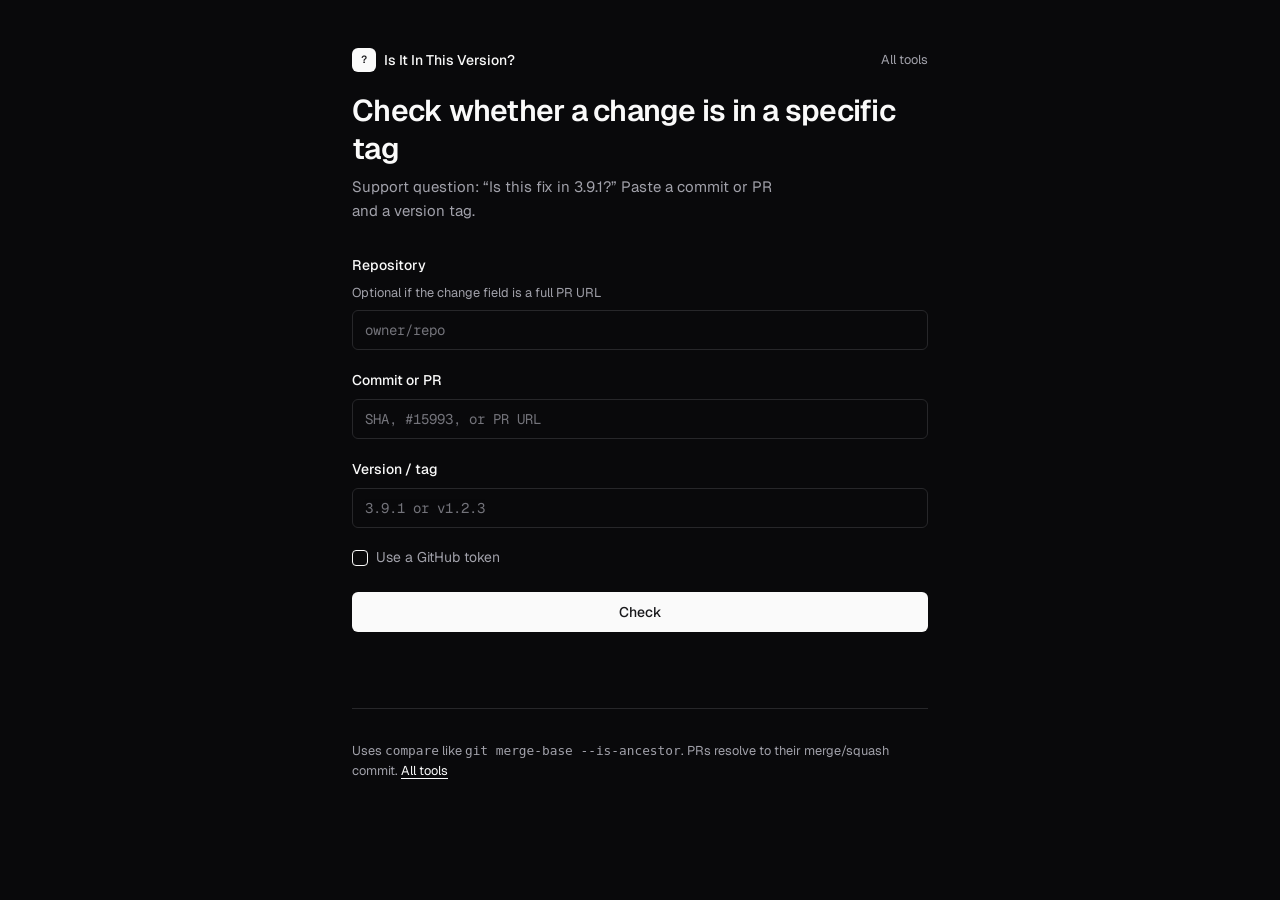
<file: contains.html>
<!DOCTYPE html>
<html lang="en" class="dark">
<head>
  <meta charset="UTF-8" />
  <meta name="viewport" content="width=device-width, initial-scale=1" />
  <title>Is It In This Version?</title>
  <script>
    (function () {
      var path = location.pathname;
      var base;
      if (/\.github\.io$/i.test(location.hostname)) {
        var parts = path.split("/").filter(Boolean);
        base = parts.length ? "/" + parts[0] + "/" : "/";
      } else {
        base = path.replace(/\/[^/]*$/, "/") || "/";
      }
      var el = document.createElement("base");
      el.href = base;
      document.head.insertBefore(el, document.head.firstChild);
    })();
  </script>
  <link rel="preconnect" href="https://fonts.googleapis.com" />
  <link rel="preconnect" href="https://fonts.gstatic.com" crossorigin />
  <link href="https://fonts.googleapis.com/css2?family=Geist:wght@400;500;600;700&family=Geist+Mono:wght@400;500;600&display=swap" rel="stylesheet" />
  <link rel="stylesheet" href="assets/tool.css" />
</head>
<body>
  <div class="wrap">
    <header>
      <div class="brand-row">
        <p class="brand">
          <span class="brand-mark" aria-hidden="true">?</span>
          Is It In This Version?
        </p>
        <a class="sibling" href="./">All tools</a>
      </div>
      <h1>Check whether a change is in a specific tag</h1>
      <p class="lede">Support question: “Is this fix in 3.9.1?” Paste a commit or PR and a version tag.</p>
    </header>

    <form id="form" autocomplete="off">
      <div class="field">
        <label class="label" for="repo">Repository</label>
        <p class="hint">Optional if the change field is a full PR URL</p>
        <input class="input" id="repo" type="text" placeholder="owner/repo" spellcheck="false" />
      </div>
      <div class="field">
        <label class="label" for="change">Commit or PR</label>
        <input class="input" id="change" type="text" required
          placeholder="SHA, #15993, or PR URL" spellcheck="false" />
      </div>
      <div class="field">
        <label class="label" for="tag">Version / tag</label>
        <input class="input" id="tag" type="text" required placeholder="3.9.1 or v1.2.3" spellcheck="false" />
      </div>
      <label class="checkbox-row">
        <input class="checkbox" type="checkbox" id="show-token" />
        Use a GitHub token
      </label>
      <div class="field" id="token-field">
        <label class="label" for="token">Personal access token</label>
        <p class="hint">Tab-local only · sent only to api.github.com</p>
        <input class="input" id="token" type="password" placeholder="ghp_…" spellcheck="false" />
      </div>
      <button class="btn" type="submit" id="submit">Check</button>
    </form>

    <p class="status" id="status" aria-live="polite"></p>
    <div class="result" id="result" hidden>
      <div class="alert" id="verdict">
        <p class="alert-label" id="verdict-label"></p>
        <p class="alert-main" id="verdict-main"></p>
        <p class="alert-sub" id="verdict-sub"></p>
      </div>
      <dl class="meta" id="meta"></dl>
    </div>

    <hr class="separator" />
    <footer>
      Uses <code>compare</code> like <code>git merge-base --is-ancestor</code>.
      PRs resolve to their merge/squash commit.
      <a href="./">All tools</a>
    </footer>
  </div>
  <script src="assets/gh.js"></script>
  <script>
    const { $, parseRepo, resolveChange, tagContains, setStatus, showResultShell, escapeHtml, rateNote } = WIMC;

    $("form").addEventListener("submit", async (e) => {
      e.preventDefault();
      const submit = $("submit");
      submit.disabled = true;
      $("result").hidden = true;
      $("result").classList.remove("visible");

      try {
        let repoInfo = parseRepo($("repo").value);
        const changeRaw = $("change").value.trim();
        const tag = $("tag").value.trim().replace(/^refs\/tags\//, "");
        if (!tag) throw new Error("Enter a version tag.");

        // Allow PR URL without repo field
        if (!repoInfo) {
          const m = changeRaw.match(/github\.com\/([^/]+)\/([^/]+)\/pull\//i);
          if (m) repoInfo = { owner: m[1], repo: m[2] };
        }
        if (!repoInfo) throw new Error("Enter a repository, or paste a full PR URL.");

        setStatus("Resolving change…");
        const change = await resolveChange(repoInfo.owner, repoInfo.repo, changeRaw);
        if (!$("repo").value.trim()) $("repo").value = `${change.owner}/${change.repo}`;

        setStatus(`Comparing to ${tag}…`);
        const result = await tagContains(change.owner, change.repo, tag, change.sha);
        const tagUrl = `https://github.com/${change.owner}/${change.repo}/releases/tag/${encodeURIComponent(tag)}`;
        const shaUrl = `https://github.com/${change.owner}/${change.repo}/commit/${change.sha}`;

        const meta = [
          ["Repo", `${escapeHtml(change.owner)}/${escapeHtml(change.repo)}`],
          ["Lookup", escapeHtml(change.label)],
          ["SHA", `<a href="${shaUrl}" target="_blank" rel="noopener">${change.sha.slice(0, 7)}</a>`],
          ["Tag", `<a href="${tagUrl}" target="_blank" rel="noopener">${escapeHtml(tag)}</a>`],
          ["Compare", escapeHtml(result.status)],
        ];

        if (result.contains) {
          showResultShell({
            verdictClass: "found",
            label: "Contained",
            main: `Yes — in ${tag}`,
            sub: `${escapeHtml(change.label)} is an ancestor of <a href="${tagUrl}" target="_blank" rel="noopener">${escapeHtml(tag)}</a>.`,
            metaRows: meta,
          });
        } else {
          showResultShell({
            verdictClass: "missing",
            label: "Not contained",
            main: `No — not in ${tag}`,
            sub: `${escapeHtml(change.label)} is not reachable from this tag (status: ${escapeHtml(result.status)}). It may be unreleased, on another line, or only cherry-picked under a different SHA.`,
            metaRows: meta,
          });
        }
        setStatus(`Done${rateNote()}`);
      } catch (err) {
        setStatus(err.message || String(err), true);
        showResultShell({
          verdictClass: "error-box",
          label: "Could not check",
          main: "Lookup failed",
          sub: escapeHtml(err.message || String(err)),
          metaRows: [],
        });
      } finally {
        submit.disabled = false;
      }
    });
  </script>
</body>
</html>
</file>
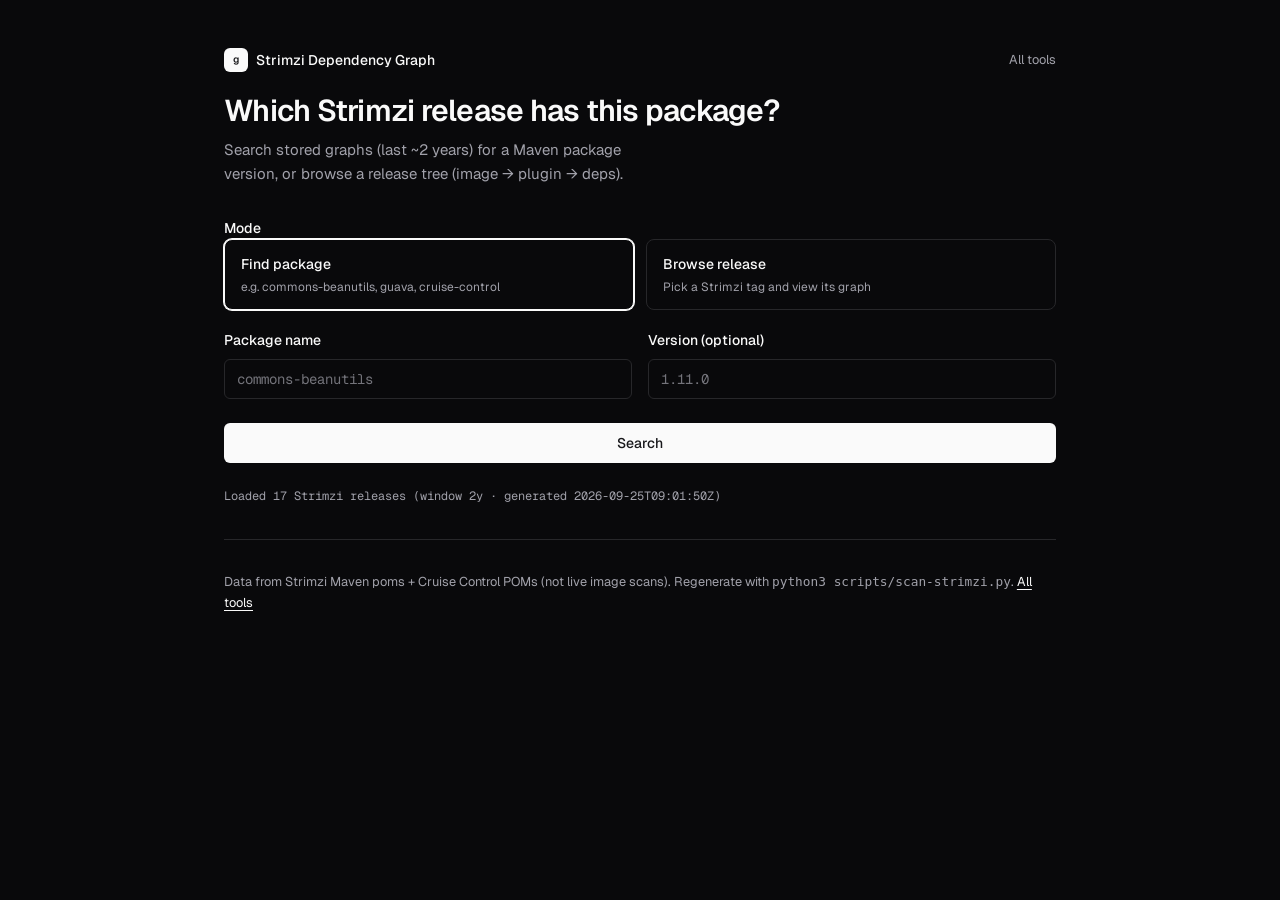
<file: graph.html>
<!DOCTYPE html>
<html lang="en" class="dark">
<head>
  <meta charset="UTF-8" />
  <meta name="viewport" content="width=device-width, initial-scale=1" />
  <title>Strimzi Dependency Graph</title>
  <script>
    (function () {
      var path = location.pathname;
      var base;
      if (/\.github\.io$/i.test(location.hostname)) {
        var parts = path.split("/").filter(Boolean);
        base = parts.length ? "/" + parts[0] + "/" : "/";
      } else {
        base = path.replace(/\/[^/]*$/, "/") || "/";
      }
      var el = document.createElement("base");
      el.href = base;
      document.head.insertBefore(el, document.head.firstChild);
    })();
  </script>
  <link rel="preconnect" href="https://fonts.googleapis.com" />
  <link rel="preconnect" href="https://fonts.gstatic.com" crossorigin />
  <link href="https://fonts.googleapis.com/css2?family=Geist:wght@400;500;600;700&family=Geist+Mono:wght@400;500;600&display=swap" rel="stylesheet" />
  <link rel="stylesheet" href="assets/tool.css" />
  <style>
    .wrap.wide { width: min(52rem, calc(100% - 2rem)); }

    .mode-options {
      display: grid;
      grid-template-columns: 1fr 1fr;
      gap: 0.75rem;
    }
    @media (max-width: 560px) {
      .mode-options { grid-template-columns: 1fr; }
    }
    .mode-option {
      position: relative;
      display: grid;
      gap: 0.25rem;
      padding: 0.875rem 1rem;
      border-radius: var(--radius);
      border: 1px solid hsl(var(--border));
      background: hsl(var(--card));
      cursor: pointer;
    }
    .mode-option:has(input:checked) {
      border-color: hsl(var(--primary));
      box-shadow: 0 0 0 1px hsl(var(--primary));
    }
    .mode-option input {
      position: absolute;
      opacity: 0;
      pointer-events: none;
    }
    .mode-option strong { font-size: 0.875rem; font-weight: 500; }
    .mode-option span {
      font-size: 0.75rem;
      color: hsl(var(--muted-foreground));
      line-height: 1.4;
    }

    .hit-list { list-style: none; }
    .hit-list li {
      display: grid;
      grid-template-columns: auto 1fr auto;
      gap: 0.75rem 1rem;
      align-items: start;
      padding: 0.85rem 1.15rem;
      border-bottom: 1px solid hsl(var(--border));
      font-size: 0.85rem;
    }
    .hit-list li:last-child { border-bottom: none; }
    .hit-list button {
      appearance: none;
      border: none;
      background: none;
      color: hsl(var(--foreground));
      font-family: var(--font-mono);
      font-size: 0.85rem;
      font-weight: 600;
      cursor: pointer;
      text-align: left;
      padding: 0;
    }
    .hit-list button:hover {
      text-decoration: underline;
      text-underline-offset: 2px;
    }
    .hit-meta {
      font-family: var(--font-mono);
      font-size: 0.72rem;
      color: hsl(var(--muted-foreground));
      line-height: 1.45;
    }
    .hit-via {
      font-family: var(--font-mono);
      font-size: 0.7rem;
      color: hsl(var(--foreground) / 0.55);
      white-space: nowrap;
    }

    .graph-panel {
      border: 1px solid hsl(var(--border));
      border-radius: var(--radius);
      background: hsl(var(--card));
      overflow: hidden;
    }
    .graph-head {
      display: flex;
      justify-content: space-between;
      gap: 1rem;
      align-items: baseline;
      padding: 0.85rem 1.15rem;
      border-bottom: 1px solid hsl(var(--border));
    }
    .graph-head strong { font-size: 0.875rem; font-weight: 500; }
    .graph-head span {
      font-family: var(--font-mono);
      font-size: 0.72rem;
      color: hsl(var(--muted-foreground));
    }
    .graph-scroll {
      max-height: 520px;
      overflow: auto;
      padding: 1rem 1.15rem 1.25rem;
    }
    .tree {
      list-style: none;
      font-family: var(--font-mono);
      font-size: 0.78rem;
      line-height: 1.55;
    }
    .tree ul {
      list-style: none;
      margin-left: 1.1rem;
      padding-left: 0.85rem;
      border-left: 1px solid hsl(var(--border));
    }
    .tree li { margin: 0.15rem 0; }
    .tree .kind {
      display: inline-block;
      min-width: 4.2rem;
      color: hsl(var(--muted-foreground));
      font-size: 0.68rem;
      text-transform: uppercase;
      letter-spacing: 0.04em;
    }
    .tree .hl {
      color: hsl(var(--success));
      font-weight: 600;
    }
    .chip-row {
      display: flex;
      flex-wrap: wrap;
      gap: 0.4rem;
      margin-top: 0.65rem;
    }
    .chip {
      font-family: var(--font-mono);
      font-size: 0.68rem;
      padding: 0.2rem 0.45rem;
      border-radius: 0.25rem;
      border: 1px solid hsl(var(--border));
      background: hsl(var(--muted));
      color: hsl(var(--muted-foreground));
    }
  </style>
</head>
<body>
  <div class="wrap wide">
    <header>
      <div class="brand-row">
        <p class="brand">
          <span class="brand-mark" aria-hidden="true">g</span>
          Strimzi Dependency Graph
        </p>
        <a class="sibling" href="./">All tools</a>
      </div>
      <h1>Which Strimzi release has this package?</h1>
      <p class="lede">Search stored graphs (last ~2 years) for a Maven package version, or browse a release tree (image → plugin → deps).</p>
    </header>

    <form id="form" autocomplete="off">
      <div>
        <p class="label">Mode</p>
        <div class="mode-options" role="radiogroup">
          <label class="mode-option">
            <input type="radio" name="mode" value="search" checked />
            <strong>Find package</strong>
            <span>e.g. commons-beanutils, guava, cruise-control</span>
          </label>
          <label class="mode-option">
            <input type="radio" name="mode" value="browse" />
            <strong>Browse release</strong>
            <span>Pick a Strimzi tag and view its graph</span>
          </label>
        </div>
      </div>

      <div id="search-fields">
        <div class="row">
          <div class="field">
            <label class="label" for="pkg">Package name</label>
            <input class="input" id="pkg" type="text" placeholder="commons-beanutils" spellcheck="false" required />
          </div>
          <div class="field">
            <label class="label" for="ver">Version (optional)</label>
            <input class="input" id="ver" type="text" placeholder="1.11.0" spellcheck="false" />
          </div>
        </div>
      </div>

      <div id="browse-fields" hidden>
        <div class="field">
          <label class="label" for="release">Strimzi release</label>
          <select class="input" id="release"></select>
        </div>
      </div>

      <button class="btn" type="submit" id="submit">Search</button>
    </form>

    <p class="status" id="status" aria-live="polite"></p>
    <div class="result" id="result" hidden></div>

    <hr class="separator" />
    <footer>
      Data from Strimzi Maven poms + Cruise Control POMs (not live image scans).
      Regenerate with <code>python3 scripts/scan-strimzi.py</code>.
      <a href="./">All tools</a>
    </footer>
  </div>

  <script>
    const $ = (id) => document.getElementById(id);
    const escapeHtml = (s) =>
      String(s)
        .replace(/&/g, "&amp;")
        .replace(/</g, "&lt;")
        .replace(/>/g, "&gt;")
        .replace(/"/g, "&quot;");

    let index = null;
    const graphCache = new Map();

    function selectedMode() {
      return document.querySelector('input[name="mode"]:checked')?.value || "search";
    }

    function syncMode() {
      const mode = selectedMode();
      $("search-fields").hidden = mode !== "search";
      $("browse-fields").hidden = mode !== "browse";
      $("pkg").required = mode === "search";
      $("submit").textContent = mode === "search" ? "Search" : "Show graph";
    }

    document.querySelectorAll('input[name="mode"]').forEach((el) => {
      el.addEventListener("change", syncMode);
    });
    syncMode();

    async function loadIndex() {
      const res = await fetch("data/strimzi/index.json", { cache: "no-store" });
      if (!res.ok) throw new Error(`Could not load data/strimzi/index.json (${res.status})`);
      index = await res.json();
      const sel = $("release");
      sel.innerHTML = "";
      for (const r of index.releases || []) {
        const opt = document.createElement("option");
        opt.value = r.release;
        opt.textContent = `${r.release} · CC ${r.cruiseControl || "?"} · ${r.packageCount} pkgs`;
        sel.appendChild(opt);
      }
      $("status").textContent = `Loaded ${index.releaseCount} Strimzi releases (window ${index.windowYears}y · generated ${index.generatedAt || "—"})`;
    }

    async function loadGraph(release) {
      if (graphCache.has(release)) return graphCache.get(release);
      const entry = (index.releases || []).find((r) => r.release === release);
      if (!entry) throw new Error(`Unknown release ${release}`);
      const res = await fetch(`data/strimzi/${entry.file}`, { cache: "no-store" });
      if (!res.ok) throw new Error(`Missing graph for ${release}`);
      const graph = await res.json();
      graphCache.set(release, graph);
      return graph;
    }

    function packageMatches(pkg, name, version) {
      const n = name.toLowerCase();
      const hay = `${pkg.group || ""}:${pkg.name || ""}`.toLowerCase();
      const nameHit =
        pkg.name.toLowerCase() === n ||
        hay.includes(n) ||
        (pkg.purl || "").toLowerCase().includes(n);
      if (!nameHit) return false;
      if (!version) return true;
      return String(pkg.version) === version;
    }

    function componentMatches(comp, name, version) {
      const n = name.toLowerCase();
      const hit = comp.name.toLowerCase() === n || comp.name.toLowerCase().includes(n);
      if (!hit) return false;
      if (!version) return true;
      return String(comp.version) === version;
    }

    function formatDate(iso) {
      if (!iso) return "—";
      try {
        return new Date(iso).toISOString().slice(0, 10);
      } catch {
        return iso;
      }
    }

    function renderHits(hits, query) {
      const result = $("result");
      result.hidden = false;
      result.classList.add("visible");
      if (!hits.length) {
        result.innerHTML = `
          <div class="alert missing">
            <p class="alert-label">Not found</p>
            <p class="alert-main">${escapeHtml(query)}</p>
            <p class="alert-sub">No matching package in the stored Strimzi graphs.</p>
          </div>`;
        return;
      }
      const rows = hits
        .map((h) => {
          const via = (h.via || []).join(", ") || "—";
          return `<li>
            <button type="button" data-release="${escapeHtml(h.release)}">${escapeHtml(h.release)}</button>
            <div class="hit-meta">
              ${escapeHtml(h.group)}:${escapeHtml(h.name)}@${escapeHtml(h.version)}
              <br />published ${escapeHtml(formatDate(h.publishedAt))}
            </div>
            <div class="hit-via">via ${escapeHtml(via)}</div>
          </li>`;
        })
        .join("");
      result.innerHTML = `
        <div class="alert found">
          <p class="alert-label">Found in ${hits.length} release${hits.length === 1 ? "" : "s"}</p>
          <p class="alert-main">${escapeHtml(query)}</p>
          <p class="alert-sub">Click a release to open its dependency tree.</p>
        </div>
        <div class="list-card">
          <p class="list-card-title">Matching releases</p>
          <ul class="hit-list">${rows}</ul>
        </div>
        <div id="graph-slot"></div>`;
      result.querySelectorAll("button[data-release]").forEach((btn) => {
        btn.addEventListener("click", async () => {
          $("status").textContent = `Loading ${btn.dataset.release}…`;
          try {
            const graph = await loadGraph(btn.dataset.release);
            renderGraph(graph, query);
            $("status").textContent = "";
          } catch (err) {
            $("status").textContent = err.message || String(err);
            $("status").classList.add("error");
          }
        });
      });
    }

    function childrenOf(graph, parentId) {
      return (graph.edges || [])
        .filter(([from]) => from === parentId)
        .map(([, to]) => to);
    }

    function nodeById(graph, id) {
      return (graph.nodes || []).find((n) => n.id === id);
    }

    function renderTreeHtml(graph, nodeId, highlightName, depth = 0) {
      const node = nodeById(graph, nodeId);
      if (!node) return "";
      const kids = childrenOf(graph, nodeId);
      // Cap package fan-out under components for readability
      let shown = kids;
      let truncated = 0;
      if (node.kind === "component" && kids.length > 24) {
        shown = kids.slice(0, 24);
        truncated = kids.length - 24;
      }
      const label = node.label || nodeId;
      const isHl =
        highlightName &&
        (label.toLowerCase().includes(highlightName.toLowerCase()) ||
          (node.id || "").toLowerCase().includes(highlightName.toLowerCase()));
      const childHtml = shown
        .map((cid) => renderTreeHtml(graph, cid, highlightName, depth + 1))
        .join("");
      const more = truncated
        ? `<li><span class="kind">…</span> +${truncated} more packages</li>`
        : "";
      const inner =
        childHtml || more
          ? `<ul class="tree">${childHtml}${more}</ul>`
          : "";
      return `<li><span class="kind">${escapeHtml(node.kind || "")}</span> <span class="${isHl ? "hl" : ""}">${escapeHtml(label)}</span>${inner}</li>`;
    }

    function renderGraph(graph, highlightName) {
      const slot = $("graph-slot") || $("result");
      const releaseNode = `release:${graph.release}`;
      const chips = (graph.components || [])
        .map((c) => `<span class="chip">${escapeHtml(c.name)}@${escapeHtml(c.version)}</span>`)
        .join("");
      const images = (graph.images || [])
        .map((img) => `${img.tag}${img.default ? " (default)" : ""}`)
        .join(", ");
      const html = `
        <div class="graph-panel" style="margin-top:1rem">
          <div class="graph-head">
            <strong>Strimzi ${escapeHtml(graph.release)}</strong>
            <span>${escapeHtml(formatDate(graph.publishedAt))} · ${graph.packages?.length || 0} packages</span>
          </div>
          <div class="graph-scroll">
            <p class="hint" style="margin-bottom:0.75rem">Images: ${escapeHtml(images || "—")}</p>
            <div class="chip-row">${chips}</div>
            <ul class="tree" style="margin-top:1rem">${renderTreeHtml(graph, releaseNode, highlightName)}</ul>
          </div>
        </div>`;
      if ($("graph-slot")) {
        $("graph-slot").innerHTML = html;
      } else {
        $("result").hidden = false;
        $("result").classList.add("visible");
        $("result").innerHTML = html;
      }
    }

    async function runSearch() {
      const name = $("pkg").value.trim();
      const version = $("ver").value.trim();
      if (!name) throw new Error("Enter a package name.");
      $("status").classList.remove("error");
      $("status").textContent = "Scanning stored graphs…";

      const hits = [];
      for (const entry of index.releases || []) {
        const graph = await loadGraph(entry.release);
        for (const pkg of graph.packages || []) {
          if (packageMatches(pkg, name, version || null)) {
            hits.push({
              release: entry.release,
              publishedAt: entry.publishedAt,
              group: pkg.group,
              name: pkg.name,
              version: pkg.version,
              via: pkg.via,
            });
          }
        }
        for (const comp of graph.components || []) {
          if (componentMatches(comp, name, version || null)) {
            const already = hits.some(
              (h) => h.release === entry.release && h.name === comp.name && h.version === comp.version
            );
            if (!already) {
              hits.push({
                release: entry.release,
                publishedAt: entry.publishedAt,
                group: comp.group || "",
                name: comp.name,
                version: comp.version,
                via: ["component"],
              });
            }
          }
        }
      }

      const query = version ? `${name}@${version}` : name;
      $("status").textContent = hits.length
        ? `Done · ${hits.length} hit${hits.length === 1 ? "" : "s"}`
        : "Done · no hits";
      renderHits(hits, query);
    }

    async function runBrowse() {
      const release = $("release").value;
      if (!release) throw new Error("No releases loaded.");
      $("status").classList.remove("error");
      $("status").textContent = `Loading ${release}…`;
      const graph = await loadGraph(release);
      $("status").textContent = "";
      $("result").hidden = false;
      $("result").classList.add("visible");
      $("result").innerHTML = `<div id="graph-slot"></div>`;
      renderGraph(graph, null);
    }

    $("form").addEventListener("submit", async (e) => {
      e.preventDefault();
      try {
        if (selectedMode() === "search") await runSearch();
        else await runBrowse();
      } catch (err) {
        $("status").textContent = err.message || String(err);
        $("status").classList.add("error");
      }
    });

    loadIndex().catch((err) => {
      $("status").textContent = err.message || String(err);
      $("status").classList.add("error");
    });
  </script>
</body>
</html>
</file>
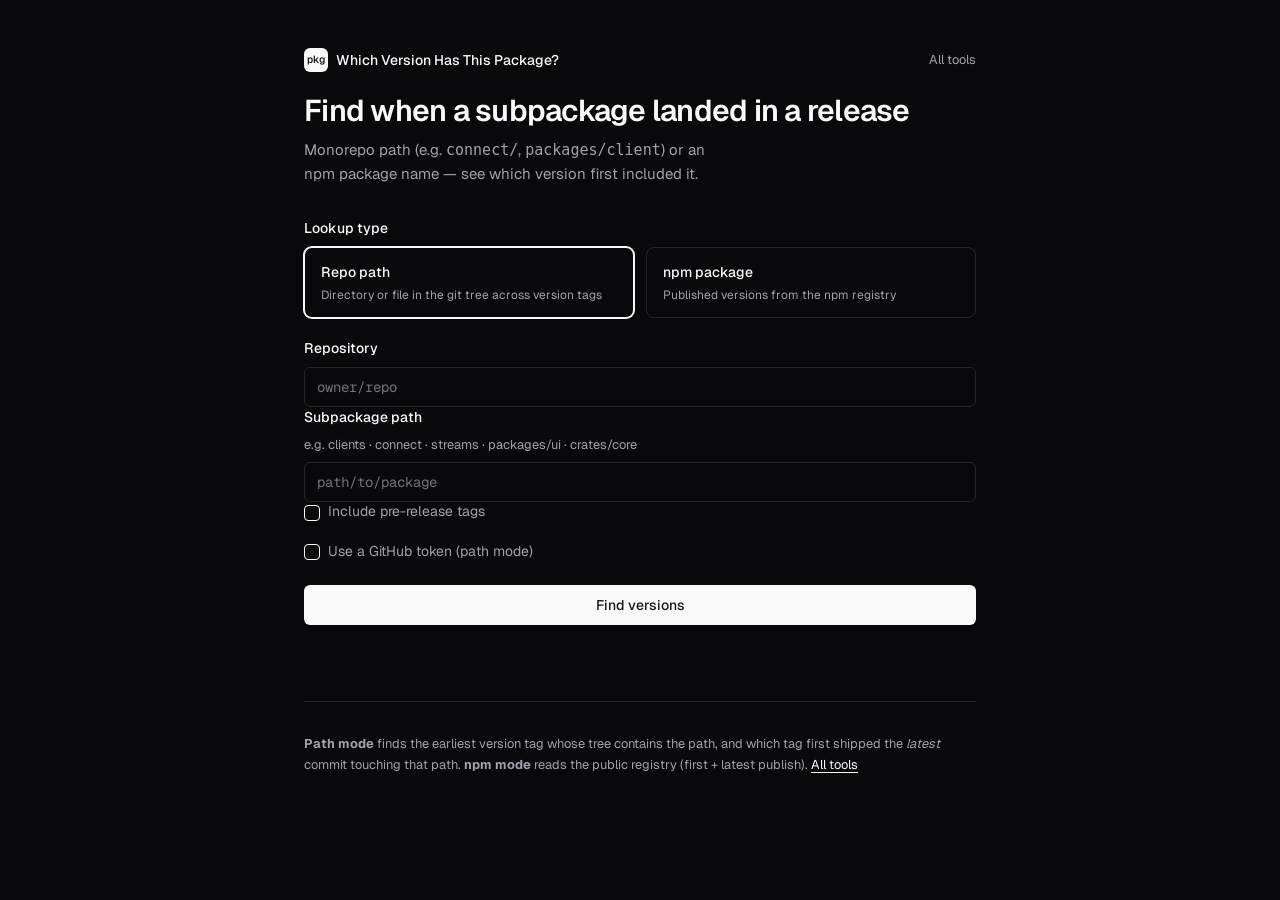
<file: package.html>
<!DOCTYPE html>
<html lang="en" class="dark">
<head>
  <meta charset="UTF-8" />
  <meta name="viewport" content="width=device-width, initial-scale=1" />
  <title>Which Version Has This Package?</title>
  <script>
    (function () {
      var path = location.pathname;
      var base;
      if (/\.github\.io$/i.test(location.hostname)) {
        var parts = path.split("/").filter(Boolean);
        base = parts.length ? "/" + parts[0] + "/" : "/";
      } else {
        base = path.replace(/\/[^/]*$/, "/") || "/";
      }
      var el = document.createElement("base");
      el.href = base;
      document.head.insertBefore(el, document.head.firstChild);
    })();
  </script>
  <link rel="preconnect" href="https://fonts.googleapis.com" />
  <link rel="preconnect" href="https://fonts.gstatic.com" crossorigin />
  <link href="https://fonts.googleapis.com/css2?family=Geist:wght@400;500;600;700&family=Geist+Mono:wght@400;500;600&display=swap" rel="stylesheet" />
  <link rel="stylesheet" href="assets/tool.css" />
  <style>
    .mode {
      display: grid;
      gap: 0.5rem;
    }
    .mode-options {
      display: grid;
      grid-template-columns: 1fr 1fr;
      gap: 0.75rem;
    }
    @media (max-width: 520px) {
      .mode-options { grid-template-columns: 1fr; }
    }
    .mode-option {
      position: relative;
      display: grid;
      gap: 0.25rem;
      padding: 0.875rem 1rem;
      border-radius: var(--radius);
      border: 1px solid hsl(var(--border));
      background: hsl(var(--card));
      cursor: pointer;
    }
    .mode-option:has(input:checked) {
      border-color: hsl(var(--primary));
      box-shadow: 0 0 0 1px hsl(var(--primary));
    }
    .mode-option input {
      position: absolute;
      opacity: 0;
      pointer-events: none;
    }
    .mode-option strong {
      font-size: 0.875rem;
      font-weight: 500;
    }
    .mode-option span {
      font-size: 0.75rem;
      color: hsl(var(--muted-foreground));
      line-height: 1.4;
    }
    .line-list {
      list-style: none;
      border-top: 1px solid hsl(var(--border));
    }
    .line-list li {
      display: flex;
      justify-content: space-between;
      gap: 1rem;
      padding: 0.65rem 1.15rem;
      font-family: var(--font-mono);
      font-size: 0.8rem;
      border-bottom: 1px solid hsl(var(--border));
    }
    .line-list li:last-child { border-bottom: none; }
    .line-list a {
      color: hsl(var(--foreground));
      text-decoration: none;
    }
    .line-list a:hover {
      text-decoration: underline;
      text-underline-offset: 2px;
    }
  </style>
</head>
<body>
  <div class="wrap wide">
    <header>
      <div class="brand-row">
        <p class="brand">
          <span class="brand-mark" aria-hidden="true">pkg</span>
          Which Version Has This Package?
        </p>
        <a class="sibling" href="./">All tools</a>
      </div>
      <h1>Find when a subpackage landed in a release</h1>
      <p class="lede">Monorepo path (e.g. <code>connect/</code>, <code>packages/client</code>) or an npm package name — see which version first included it.</p>
    </header>

    <form id="form" autocomplete="off">
      <div class="mode">
        <p class="label">Lookup type</p>
        <div class="mode-options" role="radiogroup">
          <label class="mode-option">
            <input type="radio" name="mode" value="path" checked />
            <strong>Repo path</strong>
            <span>Directory or file in the git tree across version tags</span>
          </label>
          <label class="mode-option">
            <input type="radio" name="mode" value="npm" />
            <strong>npm package</strong>
            <span>Published versions from the npm registry</span>
          </label>
        </div>
      </div>

      <div id="path-fields">
        <div class="field">
          <label class="label" for="repo">Repository</label>
          <input class="input" id="repo" type="text" placeholder="owner/repo" spellcheck="false" />
        </div>
        <div class="field">
          <label class="label" for="pkgpath">Subpackage path</label>
          <p class="hint">e.g. clients · connect · streams · packages/ui · crates/core</p>
          <input class="input" id="pkgpath" type="text" placeholder="path/to/package" spellcheck="false" />
        </div>
        <label class="checkbox-row">
          <input class="checkbox" type="checkbox" id="include-prerelease" />
          Include pre-release tags
        </label>
      </div>

      <div id="npm-fields" hidden>
        <div class="field">
          <label class="label" for="npmname">npm package name</label>
          <input class="input" id="npmname" type="text" placeholder="@scope/name or package-name" spellcheck="false" />
        </div>
      </div>

      <label class="checkbox-row">
        <input class="checkbox" type="checkbox" id="show-token" />
        Use a GitHub token (path mode)
      </label>
      <div class="field" id="token-field">
        <label class="label" for="token">Personal access token</label>
        <p class="hint">Tab-local only · sent only to api.github.com</p>
        <input class="input" id="token" type="password" placeholder="ghp_…" spellcheck="false" />
      </div>
      <button class="btn" type="submit" id="submit">Find versions</button>
    </form>

    <p class="status" id="status" aria-live="polite"></p>
    <div class="result" id="result" hidden>
      <div class="alert" id="verdict">
        <p class="alert-label" id="verdict-label"></p>
        <p class="alert-main" id="verdict-main"></p>
        <p class="alert-sub" id="verdict-sub"></p>
      </div>
      <dl class="meta" id="meta"></dl>
      <div class="list-card" id="lines-card" hidden>
        <p class="list-card-title" id="lines-title">First tag per release line</p>
        <ul class="line-list" id="lines-list"></ul>
      </div>
      <div class="list-card" id="npm-card" hidden>
        <p class="list-card-title" id="npm-title">Published versions</p>
        <ul class="commit-list" id="npm-list"></ul>
      </div>
    </div>

    <hr class="separator" />
    <footer>
      <strong>Path mode</strong> finds the earliest version tag whose tree contains the path,
      and which tag first shipped the <em>latest</em> commit touching that path.
      <strong>npm mode</strong> reads the public registry (first + latest publish).
      <a href="./">All tools</a>
    </footer>
  </div>
  <script src="assets/gh.js"></script>
  <script>
    const {
      $, parseRepo, setStatus, showResultShell, escapeHtml, rateNote, formatDate,
      fetchVersionTags, findFirstTagWithPath, pathExistsAtRef, latestCommitForPath,
      tagContains, fetchNpmPackage,
    } = WIMC;

    function selectedMode() {
      return document.querySelector('input[name="mode"]:checked')?.value || "path";
    }

    function syncMode() {
      const mode = selectedMode();
      $("path-fields").hidden = mode !== "path";
      $("npm-fields").hidden = mode !== "npm";
      $("repo").required = mode === "path";
      $("pkgpath").required = mode === "path";
      $("npmname").required = mode === "npm";
    }

    document.querySelectorAll('input[name="mode"]').forEach((el) => {
      el.addEventListener("change", syncMode);
    });
    syncMode();

    function tagUrl(owner, repo, tag) {
      return `https://github.com/${owner}/${repo}/releases/tag/${encodeURIComponent(tag)}`;
    }

    async function runPathMode() {
      const { owner, repo } = parseRepo($("repo").value);
      const path = $("pkgpath").value.trim().replace(/^\/+/, "").replace(/\/+$/, "");
      if (!path) throw new Error("Enter a subpackage path.");

      const includePrerelease = $("include-prerelease").checked;

      setStatus("Checking path on default branch…");
      const onDefault = await pathExistsAtRef(owner, repo, path, "HEAD");
      if (!onDefault) {
        showResultShell({
          verdictClass: "missing",
          label: "Path missing",
          main: "Not on default branch",
          sub: `<code>${escapeHtml(path)}</code> was not found at HEAD. Check the path spelling.`,
          metaRows: [["Repo", `${escapeHtml(owner)}/${escapeHtml(repo)}`]],
        });
        $("lines-card").hidden = true;
        $("npm-card").hidden = true;
        return;
      }

      setStatus("Loading version tags…");
      const tags = await fetchVersionTags(owner, repo, includePrerelease);
      if (!tags.length) throw new Error("No version-like tags found.");

      setStatus(`Scanning ${tags.length} tags for path…`);
      const { first, firstPerLine, checks } = await findFirstTagWithPath(
        owner,
        repo,
        path,
        tags,
        (n, tag) => setStatus(`Path check #${n}: ${tag}…`)
      );

      setStatus("Finding latest commit for path…");
      const latest = await latestCommitForPath(owner, repo, path);
      let shippedIn = null;
      let shipChecks = 0;
      if (latest) {
        // Reuse per-line search via tagContains on latest commit
        setStatus("Finding first tag containing latest path commit…");
        const byLine = new Map();
        for (const item of tags) {
          const parts = item.version.parts;
          const key =
            parts.length <= 1 ? String(parts[0]) : parts.slice(0, -1).join(".");
          if (!byLine.has(key)) byLine.set(key, []);
          byLine.get(key).push(item);
        }
        const hits = [];
        for (const [, line] of byLine) {
          const newest = line[line.length - 1];
          shipChecks += 1;
          const newestHit = await tagContains(owner, repo, newest.tag, latest.sha);
          if (!newestHit.contains) continue;
          let lo = 0;
          let hi = line.length - 1;
          let firstIdx = line.length - 1;
          while (lo <= hi) {
            const mid = (lo + hi) >> 1;
            shipChecks += 1;
            const midHit = await tagContains(owner, repo, line[mid].tag, latest.sha);
            if (midHit.contains) {
              firstIdx = mid;
              hi = mid - 1;
            } else {
              lo = mid + 1;
            }
          }
          hits.push(line[firstIdx]);
        }
        hits.sort((a, b) => {
          const { cmpVersion } = WIMC;
          return cmpVersion(a.version, b.version);
        });
        shippedIn = hits[0] || null;
      }

      const treeUrl = `https://github.com/${owner}/${repo}/tree/HEAD/${path
        .split("/")
        .map(encodeURIComponent)
        .join("/")}`;

      if (!first) {
        showResultShell({
          verdictClass: "missing",
          label: "Not in any tag",
          main: "Path not in version tags",
          sub: `<code>${escapeHtml(path)}</code> exists on HEAD but not in the scanned tags (yet).`,
          metaRows: [
            ["Repo", `${escapeHtml(owner)}/${escapeHtml(repo)}`],
            ["Path", `<a href="${treeUrl}" target="_blank" rel="noopener">${escapeHtml(path)}</a>`],
            ["Tags scanned", String(tags.length)],
            ["API checks", String(checks)],
          ],
        });
        $("lines-card").hidden = true;
      } else {
        showResultShell({
          verdictClass: "found",
          label: "First appeared in",
          main: first.tag,
          sub: `<code>${escapeHtml(path)}</code> first exists in the tree at <a href="${tagUrl(
            owner,
            repo,
            first.tag
          )}" target="_blank" rel="noopener">${escapeHtml(first.tag)}</a>.`,
          metaRows: [
            ["Repo", `${escapeHtml(owner)}/${escapeHtml(repo)}`],
            ["Path", `<a href="${treeUrl}" target="_blank" rel="noopener">${escapeHtml(path)}</a>`],
            [
              "Latest path commit",
              latest
                ? `<a href="${latest.html_url}" target="_blank" rel="noopener">${latest.sha.slice(0, 7)}</a> — ${escapeHtml(
                    (latest.commit?.message || "").split("\n")[0]
                  )}`
                : "—",
            ],
            [
              "That commit shipped",
              shippedIn
                ? `<a href="${tagUrl(owner, repo, shippedIn.tag)}" target="_blank" rel="noopener">${escapeHtml(
                    shippedIn.tag
                  )}</a>`
                : "Not in any scanned tag yet",
            ],
            ["Release lines", String(firstPerLine.length)],
            ["API checks", `${checks + shipChecks}`],
          ],
        });

        if (firstPerLine.length > 1) {
          $("lines-card").hidden = false;
          $("lines-title").textContent = `First presence on ${firstPerLine.length} release lines`;
          $("lines-list").innerHTML = firstPerLine
            .map(
              (row) =>
                `<li><span>${escapeHtml(row.lineKey)}.x</span><a href="${tagUrl(
                  owner,
                  repo,
                  row.first.tag
                )}" target="_blank" rel="noopener">${escapeHtml(row.first.tag)}</a></li>`
            )
            .join("");
        } else {
          $("lines-card").hidden = true;
        }
      }
      $("npm-card").hidden = true;
    }

    async function runNpmMode() {
      const name = $("npmname").value.trim();
      if (!name) throw new Error("Enter an npm package name.");

      setStatus(`Fetching ${name} from npm…`);
      const data = await fetchNpmPackage(name);
      const versions = Object.keys(data.versions || {});
      if (!versions.length) throw new Error("No versions published.");

      // Prefer time map for ordering
      const times = data.time || {};
      const dated = versions
        .map((v) => ({ version: v, time: times[v] || null }))
        .filter((v) => v.version !== "created" && v.version !== "modified");
      dated.sort((a, b) => {
        const ta = a.time ? Date.parse(a.time) : 0;
        const tb = b.time ? Date.parse(b.time) : 0;
        return ta - tb;
      });

      const first = dated[0];
      const latest = dated[dated.length - 1];
      const latestDist = data["dist-tags"]?.latest;
      const repoUrl =
        data.repository?.url ||
        data.versions?.[latestDist || latest.version]?.repository?.url ||
        "";

      showResultShell({
        verdictClass: "found",
        label: "First published",
        main: first.version,
        sub: `First: <strong>${escapeHtml(first.version)}</strong> (${formatDate(
          first.time
        )}) · Latest: <strong>${escapeHtml(
          latestDist || latest.version
        )}</strong> (${formatDate(times[latestDist] || latest.time)}) · <a href="https://www.npmjs.com/package/${name
          .split("/")
          .map(encodeURIComponent)
          .join("/")}" target="_blank" rel="noopener">npm page</a>`,
        metaRows: [
          ["Package", escapeHtml(data.name || name)],
          ["Versions", String(dated.length)],
          ["Description", escapeHtml((data.description || "—").slice(0, 120))],
          [
            "Repository",
            repoUrl
              ? escapeHtml(repoUrl.replace(/^git\+/, "").replace(/\.git$/, ""))
              : "—",
          ],
        ],
      });

      $("lines-card").hidden = true;
      $("npm-card").hidden = false;
      $("npm-title").textContent = `${Math.min(dated.length, 40)} versions (oldest → newest, capped)`;
      const slice = dated.length > 40 ? dated.slice(-40) : dated;
      $("npm-list").innerHTML = slice
        .map((v) => {
          return `<li>
            <a href="https://www.npmjs.com/package/${name.split("/").map(encodeURIComponent).join("/")}/v/${encodeURIComponent(
              v.version
            )}" target="_blank" rel="noopener">${escapeHtml(v.version)}</a>
            <div class="commit-meta">${formatDate(v.time)}</div>
          </li>`;
        })
        .join("");
    }

    $("form").addEventListener("submit", async (e) => {
      e.preventDefault();
      const submit = $("submit");
      submit.disabled = true;
      $("result").hidden = true;
      $("result").classList.remove("visible");

      try {
        if (selectedMode() === "npm") await runNpmMode();
        else await runPathMode();
        setStatus(`Done${rateNote()}`);
      } catch (err) {
        setStatus(err.message || String(err), true);
        showResultShell({
          verdictClass: "error-box",
          label: "Could not look up",
          main: "Lookup failed",
          sub: escapeHtml(err.message || String(err)),
          metaRows: [],
        });
        $("lines-card").hidden = true;
        $("npm-card").hidden = true;
      } finally {
        submit.disabled = false;
      }
    });
  </script>
</body>
</html>
</file>
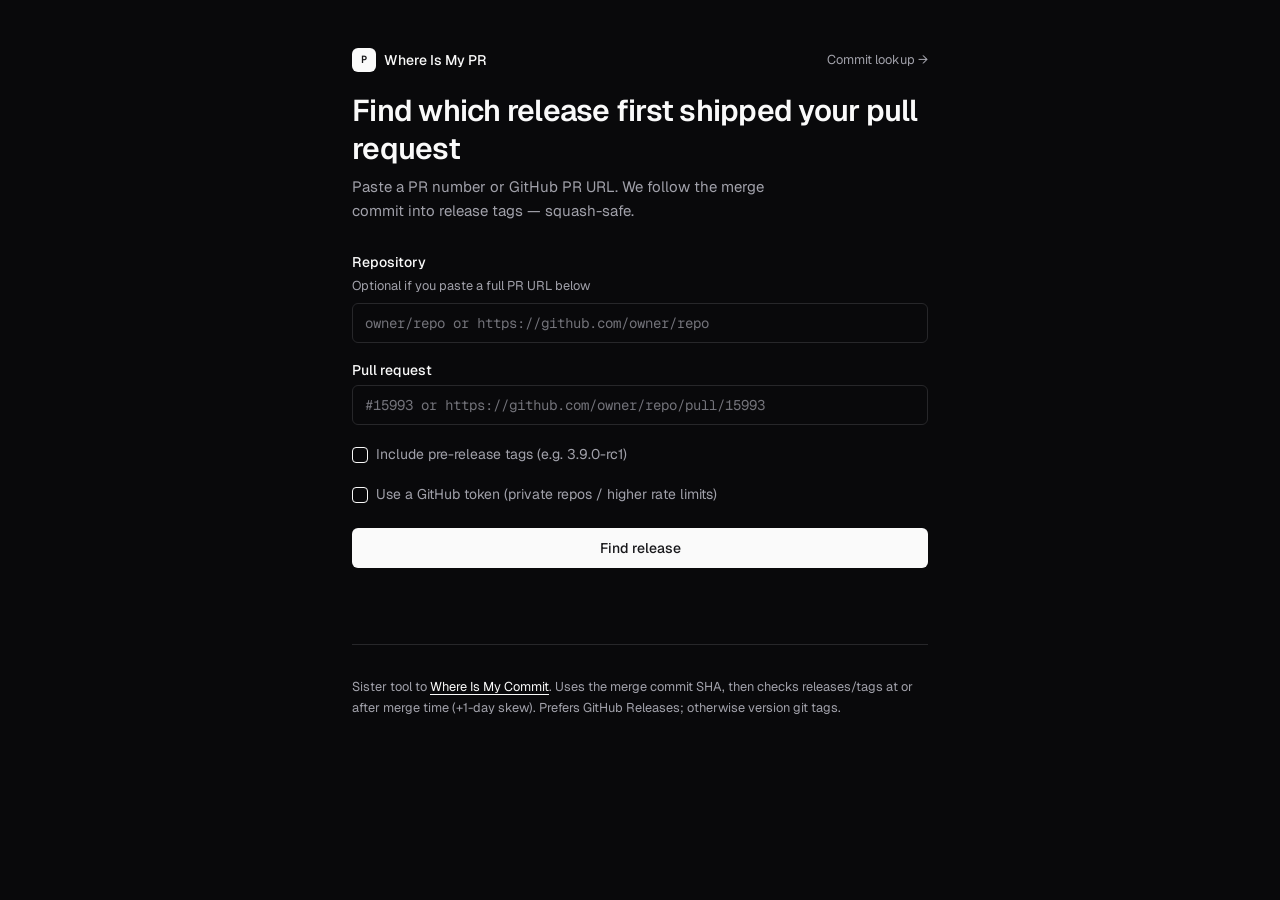
<file: pr.html>
<!DOCTYPE html>
<html lang="en" class="dark">
<head>
  <meta charset="UTF-8" />
  <meta name="viewport" content="width=device-width, initial-scale=1" />
  <title>Where Is My PR</title>
  <script>
    /* GitHub Pages project sites live under /repo-name/ — set <base> so relative links work. */
    (function () {
      var path = location.pathname;
      var base;
      if (/\.github\.io$/i.test(location.hostname)) {
        var parts = path.split("/").filter(Boolean);
        base = parts.length ? "/" + parts[0] + "/" : "/";
      } else {
        base = path.replace(/\/[^/]*$/, "/") || "/";
      }
      var el = document.createElement("base");
      el.href = base;
      document.head.insertBefore(el, document.head.firstChild);
    })();
  </script>
  <link rel="preconnect" href="https://fonts.googleapis.com" />
  <link rel="preconnect" href="https://fonts.gstatic.com" crossorigin />
  <link href="https://fonts.googleapis.com/css2?family=Geist:wght@400;500;600;700&family=Geist+Mono:wght@400;500;600&display=swap" rel="stylesheet" />
  <style>
    /* shadcn/ui design tokens (zinc / new-york) — shared vibes with index.html */
    :root {
      --radius: 0.5rem;
      --background: 0 0% 100%;
      --foreground: 240 10% 3.9%;
      --card: 0 0% 100%;
      --card-foreground: 240 10% 3.9%;
      --popover: 0 0% 100%;
      --popover-foreground: 240 10% 3.9%;
      --primary: 240 5.9% 10%;
      --primary-foreground: 0 0% 98%;
      --secondary: 240 4.8% 95.9%;
      --secondary-foreground: 240 5.9% 10%;
      --muted: 240 4.8% 95.9%;
      --muted-foreground: 240 3.8% 46.1%;
      --accent: 240 4.8% 95.9%;
      --accent-foreground: 240 5.9% 10%;
      --destructive: 0 84.2% 60.2%;
      --destructive-foreground: 0 0% 98%;
      --border: 240 5.9% 90%;
      --input: 240 5.9% 90%;
      --ring: 240 5.9% 10%;
      --success: 142 76% 36%;
      --success-foreground: 0 0% 98%;
      --warning: 38 92% 50%;
      --warning-foreground: 240 10% 3.9%;
      --font-sans: "Geist", ui-sans-serif, system-ui, sans-serif;
      --font-mono: "Geist Mono", ui-monospace, monospace;
    }

    .dark {
      --background: 240 10% 3.9%;
      --foreground: 0 0% 98%;
      --card: 240 10% 3.9%;
      --card-foreground: 0 0% 98%;
      --popover: 240 10% 3.9%;
      --popover-foreground: 0 0% 98%;
      --primary: 0 0% 98%;
      --primary-foreground: 240 5.9% 10%;
      --secondary: 240 3.7% 15.9%;
      --secondary-foreground: 0 0% 98%;
      --muted: 240 3.7% 15.9%;
      --muted-foreground: 240 5% 64.9%;
      --accent: 240 3.7% 15.9%;
      --accent-foreground: 0 0% 98%;
      --destructive: 0 62.8% 30.6%;
      --destructive-foreground: 0 0% 98%;
      --border: 240 3.7% 15.9%;
      --input: 240 3.7% 15.9%;
      --ring: 240 4.9% 83.9%;
      --success: 142 71% 45%;
      --success-foreground: 0 0% 98%;
      --warning: 38 92% 50%;
      --warning-foreground: 240 10% 3.9%;
    }

    * { box-sizing: border-box; margin: 0; padding: 0; }

    body {
      min-height: 100vh;
      font-family: var(--font-sans);
      color: hsl(var(--foreground));
      background: hsl(var(--background));
      line-height: 1.5;
      -webkit-font-smoothing: antialiased;
      -moz-osx-font-smoothing: grayscale;
    }

    .wrap {
      width: min(36rem, calc(100% - 2rem));
      margin: 0 auto;
      padding: 3rem 0 4rem;
    }

    header {
      margin-bottom: 2rem;
      animation: rise 0.4s ease both;
    }

    .brand-row {
      display: flex;
      align-items: center;
      justify-content: space-between;
      gap: 1rem;
      margin-bottom: 1.25rem;
    }

    .brand {
      display: inline-flex;
      align-items: center;
      gap: 0.5rem;
      font-size: 0.875rem;
      font-weight: 500;
      color: hsl(var(--foreground));
    }

    .brand-mark {
      display: inline-flex;
      align-items: center;
      justify-content: center;
      width: 1.5rem;
      height: 1.5rem;
      border-radius: calc(var(--radius) - 2px);
      background: hsl(var(--primary));
      color: hsl(var(--primary-foreground));
      font-family: var(--font-mono);
      font-size: 0.65rem;
      font-weight: 600;
    }

    .sibling {
      font-size: 0.8rem;
      color: hsl(var(--muted-foreground));
      text-decoration: none;
    }

    .sibling:hover {
      color: hsl(var(--foreground));
      text-decoration: underline;
      text-underline-offset: 3px;
    }

    h1 {
      font-size: clamp(1.5rem, 3.5vw, 1.875rem);
      font-weight: 600;
      letter-spacing: -0.025em;
      line-height: 1.25;
      margin-bottom: 0.5rem;
    }

    .lede {
      color: hsl(var(--muted-foreground));
      font-size: 0.9375rem;
      max-width: 42ch;
      line-height: 1.6;
    }

    form {
      display: grid;
      gap: 1.25rem;
      margin-bottom: 1.5rem;
      animation: rise 0.4s 0.05s ease both;
    }

    .field {
      display: grid;
      gap: 0.5rem;
    }

    .label {
      font-size: 0.875rem;
      font-weight: 500;
      line-height: 1;
      color: hsl(var(--foreground));
    }

    .hint {
      font-size: 0.8rem;
      font-weight: 400;
      color: hsl(var(--muted-foreground));
      line-height: 1.4;
    }

    .input {
      display: flex;
      height: 2.5rem;
      width: 100%;
      border-radius: calc(var(--radius) - 2px);
      border: 1px solid hsl(var(--input));
      background: transparent;
      padding: 0.5rem 0.75rem;
      font-family: var(--font-mono);
      font-size: 0.875rem;
      color: hsl(var(--foreground));
      outline: none;
      transition: border-color 0.15s, box-shadow 0.15s;
    }

    .input::placeholder {
      color: hsl(var(--muted-foreground));
      opacity: 0.7;
    }

    .input:focus-visible {
      border-color: hsl(var(--ring));
      box-shadow: 0 0 0 2px hsl(var(--background)), 0 0 0 4px hsl(var(--ring) / 0.4);
    }

    .checkbox-row {
      display: flex;
      align-items: flex-start;
      gap: 0.5rem;
      font-size: 0.875rem;
      color: hsl(var(--muted-foreground));
      cursor: pointer;
      user-select: none;
      width: fit-content;
      line-height: 1.4;
    }

    .checkbox {
      appearance: none;
      width: 1rem;
      height: 1rem;
      margin-top: 0.15rem;
      flex-shrink: 0;
      border-radius: 0.25rem;
      border: 1px solid hsl(var(--primary));
      background: transparent;
      cursor: pointer;
      display: grid;
      place-items: center;
      transition: background 0.1s, border-color 0.1s;
    }

    .checkbox:checked {
      background: hsl(var(--primary));
      border-color: hsl(var(--primary));
    }

    .checkbox:checked::after {
      content: "";
      width: 0.35rem;
      height: 0.55rem;
      border: solid hsl(var(--primary-foreground));
      border-width: 0 1.5px 1.5px 0;
      transform: rotate(45deg) translateY(-1px);
    }

    .checkbox:focus-visible {
      outline: none;
      box-shadow: 0 0 0 2px hsl(var(--background)), 0 0 0 4px hsl(var(--ring) / 0.4);
    }

    #token-field { display: none; }
    #token-field.visible { display: grid; }

    .btn {
      display: inline-flex;
      align-items: center;
      justify-content: center;
      gap: 0.5rem;
      height: 2.5rem;
      padding: 0.5rem 1rem;
      margin-top: 0.25rem;
      border-radius: calc(var(--radius) - 2px);
      border: none;
      font-family: var(--font-sans);
      font-size: 0.875rem;
      font-weight: 500;
      background: hsl(var(--primary));
      color: hsl(var(--primary-foreground));
      cursor: pointer;
      transition: opacity 0.15s, background 0.15s;
    }

    .btn:hover:not(:disabled) { opacity: 0.9; }

    .btn:focus-visible {
      outline: none;
      box-shadow: 0 0 0 2px hsl(var(--background)), 0 0 0 4px hsl(var(--ring) / 0.4);
    }

    .btn:disabled {
      opacity: 0.5;
      cursor: wait;
    }

    .status {
      min-height: 1.25rem;
      font-family: var(--font-mono);
      font-size: 0.75rem;
      color: hsl(var(--muted-foreground));
      margin-bottom: 1rem;
      animation: rise 0.3s ease both;
    }

    .status.error { color: hsl(var(--destructive)); }

    .result {
      display: none;
      animation: rise 0.35s ease both;
    }

    .result.visible { display: grid; gap: 1rem; }

    .alert {
      position: relative;
      width: 100%;
      border-radius: var(--radius);
      border: 1px solid hsl(var(--border));
      padding: 1rem;
      background: hsl(var(--card));
    }

    .alert.found {
      border-color: hsl(var(--success) / 0.4);
      background: hsl(var(--success) / 0.08);
    }

    .alert.missing {
      border-color: hsl(var(--warning) / 0.4);
      background: hsl(var(--warning) / 0.08);
    }

    .alert.error-box {
      border-color: hsl(var(--destructive) / 0.5);
      background: hsl(var(--destructive) / 0.1);
    }

    .alert-label {
      font-size: 0.75rem;
      font-weight: 500;
      letter-spacing: 0.02em;
      text-transform: uppercase;
      margin-bottom: 0.35rem;
      color: hsl(var(--muted-foreground));
    }

    .alert.found .alert-label { color: hsl(var(--success)); }
    .alert.missing .alert-label { color: hsl(var(--warning)); }
    .alert.error-box .alert-label { color: hsl(0 72% 65%); }

    .alert-main {
      font-size: 1.25rem;
      font-weight: 600;
      letter-spacing: -0.02em;
      font-family: var(--font-mono);
      line-height: 1.3;
    }

    .alert-sub {
      margin-top: 0.35rem;
      color: hsl(var(--muted-foreground));
      font-size: 0.875rem;
    }

    .alert-sub a {
      color: hsl(var(--foreground));
      text-decoration: underline;
      text-underline-offset: 3px;
      text-decoration-thickness: 1px;
    }

    .alert-sub a:hover { opacity: 0.8; }

    .card {
      border-radius: var(--radius);
      border: 1px solid hsl(var(--border));
      background: hsl(var(--card));
      color: hsl(var(--card-foreground));
      box-shadow: 0 1px 2px 0 rgb(0 0 0 / 0.05);
    }

    .card[hidden] { display: none; }

    .card-header { padding: 1rem 1.25rem 0.5rem; }

    .card-title {
      font-size: 0.75rem;
      font-weight: 500;
      letter-spacing: 0.02em;
      text-transform: uppercase;
      color: hsl(var(--muted-foreground));
      margin-bottom: 0.35rem;
    }

    .card-heading {
      font-size: 1rem;
      font-weight: 600;
      letter-spacing: -0.01em;
    }

    .card-heading a {
      color: hsl(var(--foreground));
      text-decoration: none;
    }

    .card-heading a:hover {
      text-decoration: underline;
      text-underline-offset: 3px;
    }

    .card-content { padding: 0.5rem 1.25rem 1rem; }

    .card-meta {
      display: flex;
      flex-wrap: wrap;
      gap: 0.4rem 0.85rem;
      font-family: var(--font-mono);
      font-size: 0.75rem;
      color: hsl(var(--muted-foreground));
    }

    .badge {
      display: inline-flex;
      align-items: center;
      border-radius: 9999px;
      border: 1px solid hsl(var(--border));
      padding: 0.125rem 0.5rem;
      font-size: 0.7rem;
      font-weight: 500;
      background: hsl(var(--secondary));
      color: hsl(var(--secondary-foreground));
    }

    .meta {
      display: grid;
      gap: 0.65rem;
      padding: 1rem 1.25rem;
      border-radius: var(--radius);
      border: 1px solid hsl(var(--border));
      background: hsl(var(--card));
      font-size: 0.875rem;
    }

    .meta:empty { display: none; }

    .meta-row {
      display: grid;
      grid-template-columns: 7.5rem 1fr;
      gap: 0.5rem;
      align-items: baseline;
    }

    .meta-row dt {
      color: hsl(var(--muted-foreground));
      font-size: 0.8rem;
    }

    .meta-row dd {
      font-family: var(--font-mono);
      font-size: 0.8rem;
      word-break: break-all;
    }

    .meta-row dd a {
      color: hsl(var(--foreground));
      text-decoration: none;
    }

    .meta-row dd a:hover {
      text-decoration: underline;
      text-underline-offset: 2px;
    }

    details.accordion {
      border: 1px solid hsl(var(--border));
      border-radius: var(--radius);
      background: hsl(var(--card));
      overflow: hidden;
    }

    details.accordion[hidden] { display: none; }

    summary {
      padding: 0.875rem 1.25rem;
      cursor: pointer;
      font-weight: 500;
      font-size: 0.875rem;
      list-style: none;
      display: flex;
      justify-content: space-between;
      align-items: center;
      transition: background 0.15s;
    }

    summary:hover { background: hsl(var(--muted) / 0.5); }
    summary::-webkit-details-marker { display: none; }

    summary::after {
      content: "";
      width: 0.5rem;
      height: 0.5rem;
      border-right: 1.5px solid hsl(var(--muted-foreground));
      border-bottom: 1.5px solid hsl(var(--muted-foreground));
      transform: rotate(45deg);
      transition: transform 0.15s;
      margin-top: -0.2rem;
    }

    details[open] summary::after {
      transform: rotate(-135deg);
      margin-top: 0.15rem;
    }

    .tag-list {
      list-style: none;
      border-top: 1px solid hsl(var(--border));
      max-height: 280px;
      overflow-y: auto;
    }

    .tag-list li {
      display: flex;
      justify-content: space-between;
      gap: 1rem;
      padding: 0.65rem 1.25rem;
      font-family: var(--font-mono);
      font-size: 0.8rem;
      border-bottom: 1px solid hsl(var(--border));
    }

    .tag-list li:last-child { border-bottom: none; }

    .tag-list a {
      color: hsl(var(--foreground));
      text-decoration: none;
    }

    .tag-list a:hover {
      text-decoration: underline;
      text-underline-offset: 2px;
    }

    .tag-date {
      color: hsl(var(--muted-foreground));
      white-space: nowrap;
    }

    .line-list {
      list-style: none;
      border-top: 1px solid hsl(var(--border));
    }

    .line-list li {
      display: flex;
      justify-content: space-between;
      gap: 1rem;
      padding: 0.65rem 1.25rem;
      font-family: var(--font-mono);
      font-size: 0.8rem;
      border-bottom: 1px solid hsl(var(--border));
    }

    .line-list li:last-child { border-bottom: none; }

    .line-list a {
      color: hsl(var(--foreground));
      text-decoration: none;
    }

    .line-list a:hover {
      text-decoration: underline;
      text-underline-offset: 2px;
    }

    .separator {
      height: 1px;
      background: hsl(var(--border));
      margin: 2rem 0;
      border: none;
    }

    footer {
      margin-top: 2rem;
      font-size: 0.8rem;
      color: hsl(var(--muted-foreground));
      line-height: 1.6;
      animation: rise 0.4s 0.1s ease both;
    }

    footer a {
      color: hsl(var(--foreground));
      text-underline-offset: 3px;
    }

    footer code {
      font-family: var(--font-mono);
      font-size: 0.75rem;
      background: hsl(var(--muted));
      color: hsl(var(--foreground));
      padding: 0.1rem 0.35rem;
      border-radius: 0.25rem;
      border: 1px solid hsl(var(--border));
    }

    @keyframes rise {
      from { opacity: 0; transform: translateY(6px); }
      to { opacity: 1; transform: translateY(0); }
    }
  </style>
</head>
<body>
  <div class="wrap">
    <header>
      <div class="brand-row">
        <p class="brand">
          <span class="brand-mark" aria-hidden="true">P</span>
          Where Is My PR
        </p>
        <a class="sibling" href="index.html">Commit lookup →</a>
      </div>
      <h1>Find which release first shipped your pull request</h1>
      <p class="lede">Paste a PR number or GitHub PR URL. We follow the merge commit into release tags — squash-safe.</p>
    </header>

    <form id="form" autocomplete="off">
      <div class="field">
        <label class="label" for="repo">Repository</label>
        <p class="hint">Optional if you paste a full PR URL below</p>
        <input class="input" id="repo" name="repo" type="text"
          placeholder="owner/repo or https://github.com/owner/repo"
          spellcheck="false" />
      </div>

      <div class="field">
        <label class="label" for="pr">Pull request</label>
        <input class="input" id="pr" name="pr" type="text" required
          placeholder="#15993 or https://github.com/owner/repo/pull/15993"
          spellcheck="false" />
      </div>

      <label class="checkbox-row">
        <input class="checkbox" type="checkbox" id="include-prerelease" />
        Include pre-release tags (e.g. 3.9.0-rc1)
      </label>

      <label class="checkbox-row">
        <input class="checkbox" type="checkbox" id="show-token" />
        Use a GitHub token (private repos / higher rate limits)
      </label>

      <div class="field" id="token-field">
        <label class="label" for="token">Personal access token</label>
        <p class="hint">Stored only in this browser tab — never sent anywhere except api.github.com</p>
        <input class="input" id="token" name="token" type="password" placeholder="ghp_…" spellcheck="false" />
      </div>

      <button class="btn" type="submit" id="submit">Find release</button>
    </form>

    <p class="status" id="status" aria-live="polite"></p>

    <div class="result" id="result" hidden>
      <div class="alert" id="verdict">
        <p class="alert-label" id="verdict-label"></p>
        <p class="alert-main" id="verdict-main"></p>
        <p class="alert-sub" id="verdict-sub"></p>
      </div>

      <div class="card" id="pr-card" hidden>
        <div class="card-header">
          <p class="card-title">Pull request</p>
          <p class="card-heading" id="pr-title"></p>
        </div>
        <div class="card-content">
          <div class="card-meta" id="pr-meta"></div>
        </div>
      </div>

      <dl class="meta" id="meta"></dl>

      <details class="accordion" id="lines-details" hidden>
        <summary>
          <span id="lines-summary">First tag per release line</span>
        </summary>
        <ul class="line-list" id="lines-list"></ul>
      </details>

      <details class="accordion" id="all-tags-details" hidden>
        <summary>
          <span id="all-tags-summary">All tags containing this PR</span>
        </summary>
        <ul class="tag-list" id="all-tags"></ul>
      </details>
    </div>

    <hr class="separator" />

    <footer>
      Sister tool to <a href="index.html">Where Is My Commit</a>.
      Uses the merge commit SHA, then checks releases/tags at or after merge time
      (+1-day skew). Prefers GitHub Releases; otherwise version git tags.
    </footer>
  </div>

  <script>
    const $ = (id) => document.getElementById(id);
    const DATE_SKEW_MS = 24 * 60 * 60 * 1000;

    $("show-token").addEventListener("change", (e) => {
      $("token-field").classList.toggle("visible", e.target.checked);
    });

    function parseRepo(raw) {
      if (!raw || !raw.trim()) return null;
      const cleaned = raw.trim().replace(/\.git$/, "");
      const m = cleaned.match(
        /^(?:https?:\/\/)?(?:www\.)?github\.com\/([^/\s]+)\/([^/\s#?]+)/i
      );
      if (m) return { owner: m[1], repo: m[2] };
      const parts = cleaned.split("/").filter(Boolean);
      if (parts.length === 2) return { owner: parts[0], repo: parts[1] };
      throw new Error("Repo must look like owner/repo or a GitHub URL.");
    }

    /** Accept #123, 123, or a full PR URL (optionally filling owner/repo). */
    function parsePrInput(raw, repoFromField) {
      const text = raw.trim();
      const url = text.match(
        /^(?:https?:\/\/)?(?:www\.)?github\.com\/([^/\s]+)\/([^/\s]+)\/pull\/(\d+)/i
      );
      if (url) {
        return {
          owner: url[1],
          repo: url[2],
          number: Number(url[3]),
        };
      }
      const num = text.match(/^#?(\d+)$/);
      if (!num) {
        throw new Error("PR must be a number (#15993) or a GitHub pull request URL.");
      }
      const repo = parseRepo(repoFromField);
      if (!repo) {
        throw new Error("Enter a repository, or paste a full PR URL.");
      }
      return { ...repo, number: Number(num[1]) };
    }

    function headers() {
      const h = {
        Accept: "application/vnd.github+json",
        "X-GitHub-Api-Version": "2022-11-28",
      };
      const token = $("token").value.trim();
      if (token) h.Authorization = `Bearer ${token}`;
      return h;
    }

    async function gh(path) {
      const res = await fetch(`https://api.github.com${path}`, { headers: headers() });
      const remaining = res.headers.get("X-RateLimit-Remaining");
      if (remaining !== null) gh.lastRemaining = remaining;
      if (res.status === 404) {
        const body = await res.json().catch(() => ({}));
        throw new Error(body.message || "Not found (404). Check the repo, PR, or token.");
      }
      if (res.status === 403 || res.status === 429) {
        throw new Error("GitHub rate limit hit. Add a personal access token and try again.");
      }
      if (!res.ok) {
        const body = await res.json().catch(() => ({}));
        throw new Error(body.message || `GitHub API error (${res.status})`);
      }
      return res;
    }

    function rateNote() {
      return gh.lastRemaining != null
        ? ` · ${gh.lastRemaining} API calls left this hour`
        : "";
    }

    async function fetchPull(owner, repo, number) {
      const res = await gh(`/repos/${owner}/${repo}/pulls/${number}`);
      return res.json();
    }

    function parseVersion(tag) {
      const cleaned = String(tag).replace(/^v/i, "");
      const m = cleaned.match(/^(\d+(?:\.\d+)*)(?:-rc(\d+))?$/i);
      if (!m) return null;
      return {
        parts: m[1].split(".").map(Number),
        rc: m[2] != null ? Number(m[2]) : null,
        tag,
      };
    }

    function cmpVersion(a, b) {
      const len = Math.max(a.parts.length, b.parts.length);
      for (let i = 0; i < len; i++) {
        const d = (a.parts[i] || 0) - (b.parts[i] || 0);
        if (d) return d;
      }
      if (a.rc == null && b.rc != null) return 1;
      if (a.rc != null && b.rc == null) return -1;
      return (a.rc || 0) - (b.rc || 0);
    }

    function versionLineKey(v) {
      if (v.parts.length <= 1) return String(v.parts[0]);
      return v.parts.slice(0, -1).join(".");
    }

    async function ghGraphql(query, variables) {
      const res = await fetch("https://api.github.com/graphql", {
        method: "POST",
        headers: { ...headers(), "Content-Type": "application/json" },
        body: JSON.stringify({ query, variables }),
      });
      const remaining = res.headers.get("X-RateLimit-Remaining");
      if (remaining !== null) gh.lastRemaining = remaining;
      if (res.status === 403 || res.status === 429) {
        throw new Error("GitHub rate limit hit. Add a personal access token and try again.");
      }
      if (!res.ok) throw new Error(`GitHub GraphQL error (${res.status})`);
      const body = await res.json();
      if (body.errors?.length) {
        throw new Error(body.errors[0].message || "GitHub GraphQL error");
      }
      return body.data;
    }

    function dateFromGraphqlTagTarget(target) {
      if (!target) return null;
      if (target.__typename === "Commit") return target.committedDate || null;
      if (target.__typename === "Tag") {
        return target.tagger?.date || target.target?.committedDate || null;
      }
      return null;
    }

    async function fetchGitHubReleases(owner, repo, sinceMs) {
      const releases = [];
      const cutoff = sinceMs != null ? sinceMs - DATE_SKEW_MS : null;
      let page = 1;
      let trimmedOlder = false;

      while (page <= 20) {
        const res = await gh(
          `/repos/${owner}/${repo}/releases?per_page=100&page=${page}`
        );
        const batch = await res.json();
        if (!batch.length) break;

        let hitOlder = false;
        for (const r of batch) {
          if (r.draft || !r.tag_name) continue;
          const publishedAt = r.published_at || r.created_at || null;
          const t = publishedAt ? Date.parse(publishedAt) : null;
          if (cutoff != null && t != null && t < cutoff) {
            hitOlder = true;
            trimmedOlder = true;
            break;
          }
          const ver = parseVersion(r.tag_name);
          releases.push({
            tag: r.tag_name,
            name: r.name || r.tag_name,
            publishedAt,
            prerelease: !!r.prerelease || (ver ? ver.rc != null : false),
            url: r.html_url,
            version: ver,
          });
        }
        if (hitOlder || batch.length < 100) break;
        page += 1;
      }
      return { releases, trimmedOlder };
    }

    async function fetchVersionTagsGraphql(owner, repo, includePrerelease, sinceMs) {
      const tags = [];
      const cutoff = sinceMs != null ? sinceMs - DATE_SKEW_MS : null;
      let cursor = null;
      let trimmedOlder = false;
      let pages = 0;

      const query = `
        query ($owner: String!, $repo: String!, $cursor: String) {
          repository(owner: $owner, name: $repo) {
            refs(
              refPrefix: "refs/tags/"
              first: 100
              after: $cursor
              orderBy: { field: TAG_COMMIT_DATE, direction: DESC }
            ) {
              pageInfo { hasNextPage endCursor }
              nodes {
                name
                target {
                  __typename
                  ... on Commit { committedDate }
                  ... on Tag {
                    tagger { date }
                    target { ... on Commit { committedDate } }
                  }
                }
              }
            }
          }
        }`;

      while (pages < 40) {
        pages += 1;
        const data = await ghGraphql(query, { owner, repo, cursor });
        const conn = data?.repository?.refs;
        if (!conn) break;

        let hitOlder = false;
        for (const node of conn.nodes) {
          const publishedAt = dateFromGraphqlTagTarget(node.target);
          const t = publishedAt ? Date.parse(publishedAt) : null;
          if (cutoff != null && t != null && t < cutoff) {
            hitOlder = true;
            trimmedOlder = true;
            break;
          }
          const ver = parseVersion(node.name);
          if (!ver) continue;
          if (!includePrerelease && ver.rc != null) continue;
          tags.push({
            tag: node.name,
            name: node.name,
            publishedAt,
            prerelease: ver.rc != null,
            url: `https://github.com/${owner}/${repo}/releases/tag/${encodeURIComponent(node.name)}`,
            version: ver,
          });
        }
        if (hitOlder || !conn.pageInfo.hasNextPage) break;
        cursor = conn.pageInfo.endCursor;
      }
      return { tags, trimmedOlder };
    }

    async function fetchVersionTagsRest(owner, repo, includePrerelease) {
      const res = await gh(`/repos/${owner}/${repo}/git/matching-refs/tags`);
      const refs = await res.json();
      const tags = [];
      for (const ref of refs) {
        const tag = ref.ref.replace(/^refs\/tags\//, "");
        const ver = parseVersion(tag);
        if (!ver) continue;
        if (!includePrerelease && ver.rc != null) continue;
        tags.push({
          tag,
          name: tag,
          publishedAt: null,
          prerelease: ver.rc != null,
          url: `https://github.com/${owner}/${repo}/releases/tag/${encodeURIComponent(tag)}`,
          version: ver,
        });
      }
      return { tags, trimmedOlder: false };
    }

    async function fetchReleaseCandidates(owner, repo, includePrerelease, sinceMs) {
      const { releases, trimmedOlder: trimmedReleases } = await fetchGitHubReleases(
        owner,
        repo,
        sinceMs
      );
      if (releases.length) {
        return {
          items: includePrerelease
            ? releases
            : releases.filter((r) => !r.prerelease),
          source: "GitHub Releases",
          trimmedOlder: trimmedReleases,
          dateFiltered: sinceMs != null,
        };
      }
      try {
        setStatus("Loading git tags (with dates)…");
        const { tags, trimmedOlder } = await fetchVersionTagsGraphql(
          owner,
          repo,
          includePrerelease,
          sinceMs
        );
        return {
          items: tags,
          source: "git tags",
          trimmedOlder,
          dateFiltered: sinceMs != null,
        };
      } catch {
        setStatus("GraphQL unavailable — loading all version tags…");
        const { tags, trimmedOlder } = await fetchVersionTagsRest(
          owner,
          repo,
          includePrerelease
        );
        return {
          items: tags,
          source: "git tags (no date filter)",
          trimmedOlder,
          dateFiltered: false,
        };
      }
    }

    async function tagContains(owner, repo, tag, sha) {
      const res = await gh(
        `/repos/${owner}/${repo}/compare/${encodeURIComponent(sha)}...${encodeURIComponent(tag)}`
      );
      const data = await res.json();
      return (
        data.status === "identical" ||
        (data.status === "ahead" && data.behind_by === 0)
      );
    }

    async function findContaining(owner, repo, items, sha, onProgress) {
      const versioned = items
        .filter((r) => r.version)
        .slice()
        .sort((a, b) => cmpVersion(a.version, b.version));
      const unversioned = items.filter((r) => !r.version);

      const byLine = new Map();
      for (const item of versioned) {
        const key = versionLineKey(item.version);
        if (!byLine.has(key)) byLine.set(key, []);
        byLine.get(key).push(item);
      }

      let checks = 0;
      const firstPerLine = [];

      for (const [lineKey, line] of byLine) {
        const newest = line[line.length - 1];
        checks += 1;
        onProgress?.(checks, newest.tag);
        if (!(await tagContains(owner, repo, newest.tag, sha))) continue;

        let lo = 0;
        let hi = line.length - 1;
        let firstIdx = line.length - 1;
        while (lo <= hi) {
          const mid = (lo + hi) >> 1;
          checks += 1;
          onProgress?.(checks, line[mid].tag);
          if (await tagContains(owner, repo, line[mid].tag, sha)) {
            firstIdx = mid;
            hi = mid - 1;
          } else {
            lo = mid + 1;
          }
        }
        firstPerLine.push({
          lineKey,
          first: line[firstIdx],
          rest: line.slice(firstIdx),
        });
      }

      for (const item of unversioned) {
        checks += 1;
        onProgress?.(checks, item.tag);
        if (await tagContains(owner, repo, item.tag, sha)) {
          firstPerLine.push({ lineKey: item.tag, first: item, rest: [item] });
        }
      }

      if (!firstPerLine.length) {
        return { first: null, containing: [], firstPerLine: [], checks };
      }

      firstPerLine.sort((a, b) => {
        if (a.first.version && b.first.version) {
          return cmpVersion(a.first.version, b.first.version);
        }
        return String(a.first.tag).localeCompare(String(b.first.tag));
      });

      const seen = new Set();
      const containing = [];
      for (const { rest } of firstPerLine) {
        for (const t of rest) {
          if (seen.has(t.tag)) continue;
          seen.add(t.tag);
          containing.push(t);
        }
      }
      containing.sort((a, b) => {
        if (a.version && b.version) return cmpVersion(a.version, b.version);
        return String(a.tag).localeCompare(String(b.tag));
      });

      return { first: firstPerLine[0].first, containing, firstPerLine, checks };
    }

    function formatDate(iso) {
      if (!iso) return "—";
      try {
        return new Date(iso).toLocaleDateString(undefined, {
          year: "numeric",
          month: "short",
          day: "numeric",
        });
      } catch {
        return iso;
      }
    }

    function formatDateTime(iso) {
      if (!iso) return "—";
      try {
        return new Date(iso).toLocaleString(undefined, {
          year: "numeric",
          month: "short",
          day: "numeric",
          hour: "2-digit",
          minute: "2-digit",
        });
      } catch {
        return iso;
      }
    }

    function setStatus(msg, isError = false) {
      const el = $("status");
      el.textContent = msg;
      el.classList.toggle("error", isError);
    }

    function escapeHtml(s) {
      return String(s)
        .replace(/&/g, "&amp;")
        .replace(/</g, "&lt;")
        .replace(/>/g, "&gt;")
        .replace(/"/g, "&quot;");
    }

    function renderPrCard(pr) {
      const card = $("pr-card");
      if (!pr) {
        card.hidden = true;
        return;
      }
      card.hidden = false;
      const state = pr.merged_at
        ? "merged"
        : pr.state === "open"
          ? "open"
          : "closed";
      $("pr-title").innerHTML =
        `<a href="${pr.html_url}" target="_blank" rel="noopener">#${pr.number}: ${escapeHtml(
          pr.title
        )}</a>`;
      $("pr-meta").innerHTML = [
        `<span class="badge">${state}</span>`,
        pr.merged_at ? `<span>merged ${formatDateTime(pr.merged_at)}</span>` : null,
        pr.user?.login ? `<span>by ${escapeHtml(pr.user.login)}</span>` : null,
        pr.base?.ref ? `<span>into ${escapeHtml(pr.base.ref)}</span>` : null,
      ]
        .filter(Boolean)
        .join("");
    }

    function showResult({
      verdictClass,
      label,
      main,
      sub,
      metaRows,
      containing,
      firstPerLine,
      pr,
    }) {
      const result = $("result");
      result.hidden = false;
      result.classList.add("visible");

      const verdict = $("verdict");
      verdict.className = `alert ${verdictClass}`;
      $("verdict-label").textContent = label;
      $("verdict-main").textContent = main;
      $("verdict-sub").innerHTML = sub;

      renderPrCard(pr || null);

      $("meta").innerHTML = metaRows
        .map(
          ([k, v]) =>
            `<div class="meta-row"><dt>${k}</dt><dd>${v}</dd></div>`
        )
        .join("");

      const linesDetails = $("lines-details");
      const linesList = $("lines-list");
      if (firstPerLine && firstPerLine.length > 1) {
        linesDetails.hidden = false;
        $("lines-summary").textContent = `First tag on ${firstPerLine.length} release lines`;
        linesList.innerHTML = firstPerLine
          .map(
            (row) =>
              `<li><span>${escapeHtml(row.lineKey)}.x</span><a href="${
                row.first.url
              }" target="_blank" rel="noopener">${escapeHtml(row.first.tag)}</a></li>`
          )
          .join("");
      } else {
        linesDetails.hidden = true;
        linesList.innerHTML = "";
      }

      const details = $("all-tags-details");
      const list = $("all-tags");
      if (!containing || !containing.length) {
        details.hidden = true;
        list.innerHTML = "";
      } else {
        details.hidden = false;
        $("all-tags-summary").textContent = `${containing.length} tag${
          containing.length === 1 ? "" : "s"
        } contain this PR`;
        list.innerHTML = containing
          .map(
            (r) =>
              `<li><a href="${r.url}" target="_blank" rel="noopener">${escapeHtml(
                r.tag
              )}${r.prerelease ? " (pre)" : ""}</a><span class="tag-date">${formatDate(
                r.publishedAt
              )}</span></li>`
          )
          .join("");
      }
    }

    $("form").addEventListener("submit", async (e) => {
      e.preventDefault();
      const submit = $("submit");
      submit.disabled = true;
      $("result").hidden = true;
      $("result").classList.remove("visible");
      $("pr-card").hidden = true;

      try {
        const { owner, repo, number } = parsePrInput(
          $("pr").value,
          $("repo").value
        );
        // Keep repo field in sync when filled from URL
        if (!$("repo").value.trim()) {
          $("repo").value = `${owner}/${repo}`;
        }

        const includePrerelease = $("include-prerelease").checked;

        setStatus(`Loading PR #${number}…`);
        const pr = await fetchPull(owner, repo, number);

        if (!pr.merged_at) {
          showResult({
            verdictClass: "missing",
            label: "PR not merged",
            main: `#${pr.number} is not merged`,
            sub: pr.state === "open"
              ? "Still open — it cannot be in a release yet."
              : "Closed without merging — no release to find.",
            metaRows: [
              ["Repo", `${escapeHtml(owner)}/${escapeHtml(repo)}`],
              ["State", escapeHtml(pr.state)],
              ["Base", escapeHtml(pr.base?.ref || "—")],
            ],
            containing: [],
            firstPerLine: [],
            pr,
          });
          setStatus(`Done${rateNote()}`);
          return;
        }

        if (!pr.merge_commit_sha) {
          showResult({
            verdictClass: "missing",
            label: "No merge commit",
            main: `PR #${pr.number} has no merge SHA`,
            sub: "Marked merged, but GitHub did not return a merge commit SHA.",
            metaRows: [["Merged", formatDateTime(pr.merged_at)]],
            containing: [],
            firstPerLine: [],
            pr,
          });
          setStatus(`Done${rateNote()}`);
          return;
        }

        const lookupSha = pr.merge_commit_sha;
        const sinceMs = Date.parse(pr.merged_at);

        setStatus(`Loading tags for ${owner}/${repo}…`);
        const { items, source, trimmedOlder, dateFiltered } =
          await fetchReleaseCandidates(owner, repo, includePrerelease, sinceMs);

        const baseMeta = [
          ["Repo", `${escapeHtml(owner)}/${escapeHtml(repo)}`],
          [
            "Merge commit",
            `<a href="https://github.com/${owner}/${repo}/commit/${lookupSha}" target="_blank" rel="noopener">${lookupSha.slice(0, 7)}</a>`,
          ],
          ["Merged into", escapeHtml(pr.base?.ref || "—")],
          ["Tag source", escapeHtml(source)],
        ];
        if (sinceMs != null && dateFiltered) {
          baseMeta.push([
            "Only after",
            `${formatDateTime(pr.merged_at)} (PR merged)`,
          ]);
        }
        if (trimmedOlder) {
          baseMeta.push(["Older tags", "Skipped (before merge)"]);
        }

        if (!items.length) {
          showResult({
            verdictClass: "missing",
            label: "No tags",
            main: "No version tags found",
            sub: dateFiltered
              ? `No version tags/releases after ${formatDateTime(pr.merged_at)}.`
              : `No GitHub Releases or version-like git tags in ${escapeHtml(owner)}/${escapeHtml(repo)}.`,
            metaRows: baseMeta,
            containing: [],
            firstPerLine: [],
            pr,
          });
          setStatus(`Done${rateNote()}`);
          return;
        }

        setStatus(`Checking ${items.length} ${source}…`);
        const { first, containing, firstPerLine, checks } = await findContaining(
          owner,
          repo,
          items,
          lookupSha,
          (n, tag) => setStatus(`Compare #${n}: ${tag}…`)
        );

        if (!first) {
          showResult({
            verdictClass: "missing",
            label: "Not in any release",
            main: "Not shipped yet",
            sub: `PR #${pr.number} merged into ${escapeHtml(
              pr.base?.ref || "base"
            )}, but its merge commit is not in any of the ${items.length} candidate tags yet.`,
            metaRows: [
              ...baseMeta,
              ["Candidates", String(items.length)],
              ["API compares", String(checks)],
            ],
            containing: [],
            firstPerLine: [],
            pr,
          });
          setStatus(`Done${rateNote()}`);
          return;
        }

        showResult({
          verdictClass: "found",
          label: "First release",
          main: first.tag,
          sub: `${
            first.publishedAt ? `Tagged ${formatDate(first.publishedAt)} · ` : ""
          }<a href="${first.url}" target="_blank" rel="noopener">view tag</a>`,
          metaRows: [
            ...baseMeta,
            [
              "Also in",
              `${containing.length} tag${containing.length === 1 ? "" : "s"}`,
            ],
            [
              "Release lines",
              String(firstPerLine.length),
            ],
            ["API compares", `${checks} across ${items.length} candidates`],
          ],
          containing,
          firstPerLine,
          pr,
        });
        setStatus(`Done${rateNote()}`);
      } catch (err) {
        setStatus(err.message || String(err), true);
        showResult({
          verdictClass: "error-box",
          label: "Could not look up",
          main: "Lookup failed",
          sub: escapeHtml(err.message || String(err)),
          metaRows: [],
          containing: [],
          firstPerLine: [],
          pr: null,
        });
      } finally {
        submit.disabled = false;
      }
    });
  </script>
</body>
</html>
</file>
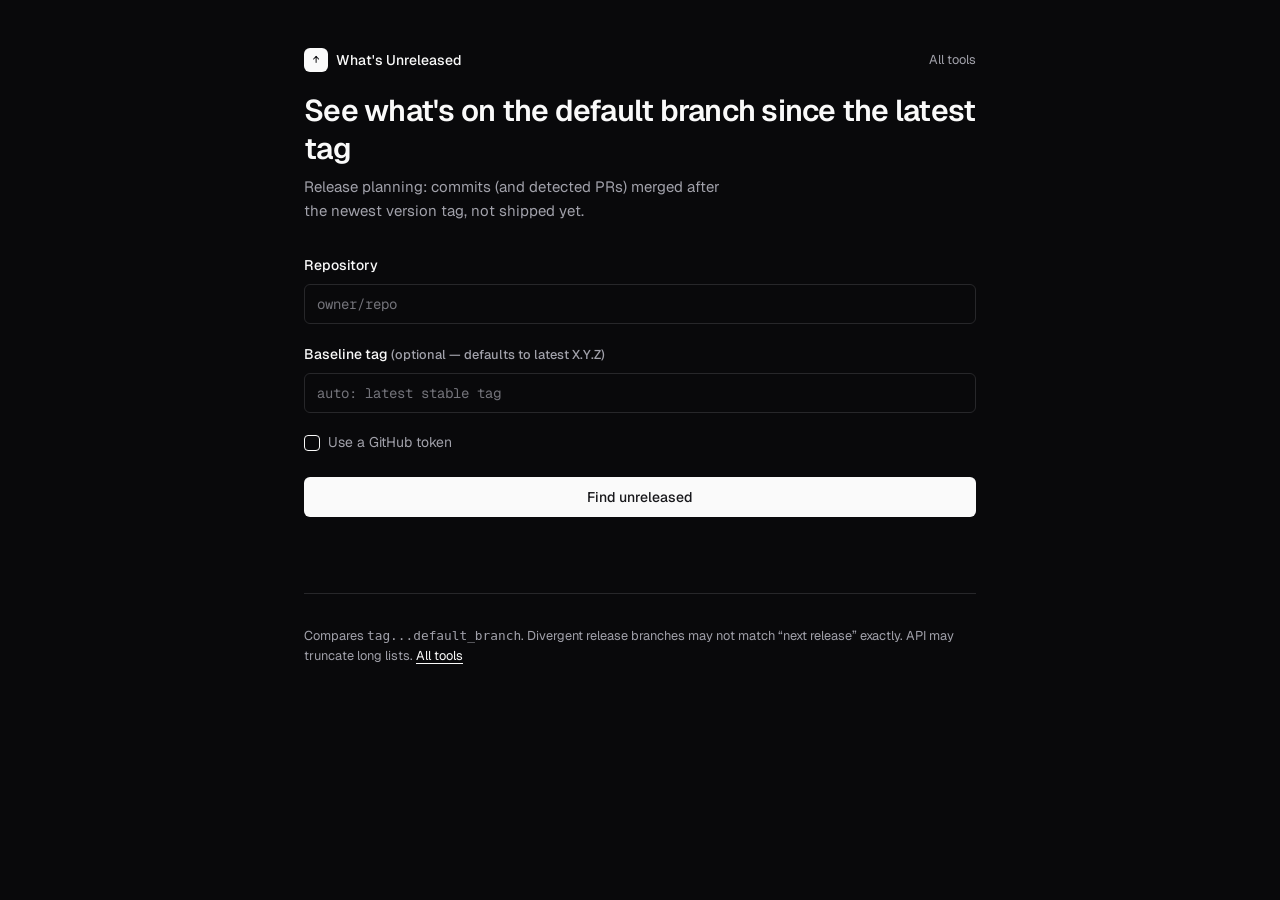
<file: unreleased.html>
<!DOCTYPE html>
<html lang="en" class="dark">
<head>
  <meta charset="UTF-8" />
  <meta name="viewport" content="width=device-width, initial-scale=1" />
  <title>What's Unreleased</title>
  <script>
    (function () {
      var path = location.pathname;
      var base;
      if (/\.github\.io$/i.test(location.hostname)) {
        var parts = path.split("/").filter(Boolean);
        base = parts.length ? "/" + parts[0] + "/" : "/";
      } else {
        base = path.replace(/\/[^/]*$/, "/") || "/";
      }
      var el = document.createElement("base");
      el.href = base;
      document.head.insertBefore(el, document.head.firstChild);
    })();
  </script>
  <link rel="preconnect" href="https://fonts.googleapis.com" />
  <link rel="preconnect" href="https://fonts.gstatic.com" crossorigin />
  <link href="https://fonts.googleapis.com/css2?family=Geist:wght@400;500;600;700&family=Geist+Mono:wght@400;500;600&display=swap" rel="stylesheet" />
  <link rel="stylesheet" href="assets/tool.css" />
</head>
<body>
  <div class="wrap wide">
    <header>
      <div class="brand-row">
        <p class="brand">
          <span class="brand-mark" aria-hidden="true">↑</span>
          What's Unreleased
        </p>
        <a class="sibling" href="./">All tools</a>
      </div>
      <h1>See what's on the default branch since the latest tag</h1>
      <p class="lede">Release planning: commits (and detected PRs) merged after the newest version tag, not shipped yet.</p>
    </header>

    <form id="form" autocomplete="off">
      <div class="field">
        <label class="label" for="repo">Repository</label>
        <input class="input" id="repo" type="text" required placeholder="owner/repo" spellcheck="false" />
      </div>
      <div class="field">
        <label class="label" for="tag">Baseline tag <span class="hint">(optional — defaults to latest X.Y.Z)</span></label>
        <input class="input" id="tag" type="text" placeholder="auto: latest stable tag" spellcheck="false" />
      </div>
      <label class="checkbox-row">
        <input class="checkbox" type="checkbox" id="show-token" />
        Use a GitHub token
      </label>
      <div class="field" id="token-field">
        <label class="label" for="token">Personal access token</label>
        <p class="hint">Tab-local only · sent only to api.github.com</p>
        <input class="input" id="token" type="password" placeholder="ghp_…" spellcheck="false" />
      </div>
      <button class="btn" type="submit" id="submit">Find unreleased</button>
    </form>

    <p class="status" id="status" aria-live="polite"></p>
    <div class="result" id="result" hidden>
      <div class="alert" id="verdict">
        <p class="alert-label" id="verdict-label"></p>
        <p class="alert-main" id="verdict-main"></p>
        <p class="alert-sub" id="verdict-sub"></p>
      </div>
      <dl class="meta" id="meta"></dl>
      <div class="list-card" id="list-card" hidden>
        <p class="list-card-title" id="list-title">Unreleased commits</p>
        <ul class="commit-list" id="commit-list"></ul>
      </div>
    </div>

    <hr class="separator" />
    <footer>
      Compares <code>tag...default_branch</code>. Divergent release branches may not match “next release” exactly.
      API may truncate long lists.
      <a href="./">All tools</a>
    </footer>
  </div>
  <script src="assets/gh.js"></script>
  <script>
    const {
      $, parseRepo, fetchRepo, latestVersionTag, compare, setStatus, showResultShell,
      escapeHtml, rateNote, extractPrNumber, formatDate,
    } = WIMC;

    $("form").addEventListener("submit", async (e) => {
      e.preventDefault();
      const submit = $("submit");
      submit.disabled = true;
      $("result").hidden = true;
      $("result").classList.remove("visible");
      $("list-card").hidden = true;

      try {
        const { owner, repo } = parseRepo($("repo").value);
        setStatus("Loading repository…");
        const repoData = await fetchRepo(owner, repo);
        const branch = repoData.default_branch || "main";

        let tag = $("tag").value.trim();
        if (!tag) {
          setStatus("Finding latest version tag…");
          tag = await latestVersionTag(owner, repo);
          if (!tag) throw new Error("No stable X.Y.Z tags found. Enter a baseline tag manually.");
          $("tag").value = tag;
        }

        setStatus(`Comparing ${tag}…${branch}`);
        const data = await compare(owner, repo, tag, branch);
        const commits = data.commits || [];
        const compareUrl =
          data.html_url ||
          `https://github.com/${owner}/${repo}/compare/${encodeURIComponent(tag)}...${encodeURIComponent(branch)}`;

        const prs = new Set();
        for (const c of commits) {
          const n = extractPrNumber(c.commit?.message || "");
          if (n) prs.add(n);
        }

        if (!commits.length) {
          showResultShell({
            verdictClass: "found",
            label: "Caught up",
            main: "Nothing unreleased",
            sub: `<code>${escapeHtml(branch)}</code> has no commits beyond <strong>${escapeHtml(tag)}</strong>.`,
            metaRows: [
              ["Repo", `${escapeHtml(owner)}/${escapeHtml(repo)}`],
              ["Baseline", escapeHtml(tag)],
              ["Branch", escapeHtml(branch)],
              ["Status", escapeHtml(data.status || "—")],
            ],
          });
          setStatus(`Done${rateNote()}`);
          return;
        }

        showResultShell({
          verdictClass: "missing",
          label: "Unreleased",
          main: `${commits.length} commit${commits.length === 1 ? "" : "s"} ahead`,
          sub: `On <code>${escapeHtml(branch)}</code> since <strong>${escapeHtml(tag)}</strong> · <a href="${compareUrl}" target="_blank" rel="noopener">view compare</a>`,
          metaRows: [
            ["Repo", `${escapeHtml(owner)}/${escapeHtml(repo)}`],
            ["Baseline", escapeHtml(tag)],
            ["Branch", escapeHtml(branch)],
            ["PRs detected", String(prs.size)],
            ["Status", escapeHtml(data.status || "—")],
          ],
        });

        $("list-card").hidden = false;
        $("list-title").textContent = `${commits.length} unreleased commits`;
        const ordered = commits.slice().reverse();
        $("commit-list").innerHTML = ordered
          .map((c) => {
            const msg = (c.commit?.message || "").split("\n")[0];
            const sha = c.sha.slice(0, 7);
            const pr = extractPrNumber(c.commit?.message || "");
            const prLink = pr
              ? ` · <a href="https://github.com/${owner}/${repo}/pull/${pr}" target="_blank" rel="noopener">#${pr}</a>`
              : "";
            const date = formatDate(c.commit?.author?.date || c.commit?.committer?.date);
            return `<li>
              <a href="${c.html_url}" target="_blank" rel="noopener">${escapeHtml(msg)}</a>
              <div class="commit-meta">${sha}${prLink} · ${date}</div>
            </li>`;
          })
          .join("");

        setStatus(`Done${rateNote()}`);
      } catch (err) {
        setStatus(err.message || String(err), true);
        showResultShell({
          verdictClass: "error-box",
          label: "Could not look up",
          main: "Lookup failed",
          sub: escapeHtml(err.message || String(err)),
          metaRows: [],
        });
      } finally {
        submit.disabled = false;
      }
    });
  </script>
</body>
</html>
</file>
<file: assets/tool.css>
/* Shared tool chrome — matches suite vibes */
:root {
  --radius: 0.5rem;
  --background: 0 0% 100%;
  --foreground: 240 10% 3.9%;
  --card: 0 0% 100%;
  --card-foreground: 240 10% 3.9%;
  --primary: 240 5.9% 10%;
  --primary-foreground: 0 0% 98%;
  --secondary: 240 4.8% 95.9%;
  --secondary-foreground: 240 5.9% 10%;
  --muted: 240 4.8% 95.9%;
  --muted-foreground: 240 3.8% 46.1%;
  --accent: 240 4.8% 95.9%;
  --border: 240 5.9% 90%;
  --input: 240 5.9% 90%;
  --ring: 240 5.9% 10%;
  --success: 142 76% 36%;
  --warning: 38 92% 50%;
  --destructive: 0 84.2% 60.2%;
  --font-sans: "Geist", ui-sans-serif, system-ui, sans-serif;
  --font-mono: "Geist Mono", ui-monospace, monospace;
}

.dark {
  --background: 240 10% 3.9%;
  --foreground: 0 0% 98%;
  --card: 240 10% 3.9%;
  --card-foreground: 0 0% 98%;
  --primary: 0 0% 98%;
  --primary-foreground: 240 5.9% 10%;
  --secondary: 240 3.7% 15.9%;
  --secondary-foreground: 0 0% 98%;
  --muted: 240 3.7% 15.9%;
  --muted-foreground: 240 5% 64.9%;
  --accent: 240 3.7% 15.9%;
  --border: 240 3.7% 15.9%;
  --input: 240 3.7% 15.9%;
  --ring: 240 4.9% 83.9%;
  --success: 142 71% 45%;
  --warning: 38 92% 50%;
  --destructive: 0 62.8% 30.6%;
}

* { box-sizing: border-box; margin: 0; padding: 0; }

body {
  min-height: 100vh;
  font-family: var(--font-sans);
  color: hsl(var(--foreground));
  background: hsl(var(--background));
  line-height: 1.5;
  -webkit-font-smoothing: antialiased;
}

.wrap {
  width: min(36rem, calc(100% - 2rem));
  margin: 0 auto;
  padding: 3rem 0 4rem;
}

.wrap.wide { width: min(42rem, calc(100% - 2rem)); }

header { margin-bottom: 2rem; animation: rise 0.4s ease both; }

.brand-row {
  display: flex;
  align-items: center;
  justify-content: space-between;
  gap: 1rem;
  margin-bottom: 1.25rem;
}

.brand {
  display: inline-flex;
  align-items: center;
  gap: 0.5rem;
  font-size: 0.875rem;
  font-weight: 500;
}

.brand-mark {
  display: inline-flex;
  align-items: center;
  justify-content: center;
  width: 1.5rem;
  height: 1.5rem;
  border-radius: calc(var(--radius) - 2px);
  background: hsl(var(--primary));
  color: hsl(var(--primary-foreground));
  font-family: var(--font-mono);
  font-size: 0.65rem;
  font-weight: 600;
}

.sibling {
  font-size: 0.8rem;
  color: hsl(var(--muted-foreground));
  text-decoration: none;
}

.sibling:hover {
  color: hsl(var(--foreground));
  text-decoration: underline;
  text-underline-offset: 3px;
}

h1 {
  font-size: clamp(1.5rem, 3.5vw, 1.875rem);
  font-weight: 600;
  letter-spacing: -0.025em;
  line-height: 1.25;
  margin-bottom: 0.5rem;
}

.lede {
  color: hsl(var(--muted-foreground));
  font-size: 0.9375rem;
  max-width: 42ch;
  line-height: 1.6;
}

form {
  display: grid;
  gap: 1.25rem;
  margin-bottom: 1.5rem;
  animation: rise 0.4s 0.05s ease both;
}

.field { display: grid; gap: 0.5rem; }

.row {
  display: grid;
  grid-template-columns: 1fr 1fr;
  gap: 1rem;
}

@media (max-width: 520px) {
  .row { grid-template-columns: 1fr; }
}

.label {
  font-size: 0.875rem;
  font-weight: 500;
  color: hsl(var(--foreground));
}

.hint {
  font-size: 0.8rem;
  color: hsl(var(--muted-foreground));
  line-height: 1.4;
}

.input {
  display: flex;
  height: 2.5rem;
  width: 100%;
  border-radius: calc(var(--radius) - 2px);
  border: 1px solid hsl(var(--input));
  background: transparent;
  padding: 0.5rem 0.75rem;
  font-family: var(--font-mono);
  font-size: 0.875rem;
  color: hsl(var(--foreground));
  outline: none;
}

.input:focus-visible {
  border-color: hsl(var(--ring));
  box-shadow: 0 0 0 2px hsl(var(--background)), 0 0 0 4px hsl(var(--ring) / 0.4);
}

.input::placeholder { color: hsl(var(--muted-foreground)); opacity: 0.7; }

.checkbox-row {
  display: flex;
  align-items: flex-start;
  gap: 0.5rem;
  font-size: 0.875rem;
  color: hsl(var(--muted-foreground));
  cursor: pointer;
  user-select: none;
  width: fit-content;
  line-height: 1.4;
}

.checkbox {
  appearance: none;
  width: 1rem;
  height: 1rem;
  margin-top: 0.15rem;
  flex-shrink: 0;
  border-radius: 0.25rem;
  border: 1px solid hsl(var(--primary));
  background: transparent;
  cursor: pointer;
  display: grid;
  place-items: center;
}

.checkbox:checked {
  background: hsl(var(--primary));
  border-color: hsl(var(--primary));
}

.checkbox:checked::after {
  content: "";
  width: 0.35rem;
  height: 0.55rem;
  border: solid hsl(var(--primary-foreground));
  border-width: 0 1.5px 1.5px 0;
  transform: rotate(45deg) translateY(-1px);
}

#token-field { display: none; }
#token-field.visible { display: grid; }

.btn {
  display: inline-flex;
  align-items: center;
  justify-content: center;
  height: 2.5rem;
  padding: 0.5rem 1rem;
  margin-top: 0.25rem;
  border-radius: calc(var(--radius) - 2px);
  border: none;
  font-family: var(--font-sans);
  font-size: 0.875rem;
  font-weight: 500;
  background: hsl(var(--primary));
  color: hsl(var(--primary-foreground));
  cursor: pointer;
}

.btn:hover:not(:disabled) { opacity: 0.9; }
.btn:disabled { opacity: 0.5; cursor: wait; }

.status {
  min-height: 1.25rem;
  font-family: var(--font-mono);
  font-size: 0.75rem;
  color: hsl(var(--muted-foreground));
  margin-bottom: 1rem;
}

.status.error { color: hsl(var(--destructive)); }

.result {
  display: none;
  animation: rise 0.35s ease both;
}

.result.visible { display: grid; gap: 1rem; }

.alert {
  border-radius: var(--radius);
  border: 1px solid hsl(var(--border));
  padding: 1rem;
  background: hsl(var(--card));
}

.alert.found {
  border-color: hsl(var(--success) / 0.4);
  background: hsl(var(--success) / 0.08);
}

.alert.missing {
  border-color: hsl(var(--warning) / 0.4);
  background: hsl(var(--warning) / 0.08);
}

.alert.error-box {
  border-color: hsl(var(--destructive) / 0.5);
  background: hsl(var(--destructive) / 0.1);
}

.alert-label {
  font-size: 0.75rem;
  font-weight: 500;
  letter-spacing: 0.02em;
  text-transform: uppercase;
  margin-bottom: 0.35rem;
  color: hsl(var(--muted-foreground));
}

.alert.found .alert-label { color: hsl(var(--success)); }
.alert.missing .alert-label { color: hsl(var(--warning)); }
.alert.error-box .alert-label { color: hsl(0 72% 65%); }

.alert-main {
  font-size: 1.25rem;
  font-weight: 600;
  letter-spacing: -0.02em;
  font-family: var(--font-mono);
  line-height: 1.3;
}

.alert-sub {
  margin-top: 0.35rem;
  color: hsl(var(--muted-foreground));
  font-size: 0.875rem;
}

.alert-sub a {
  color: hsl(var(--foreground));
  text-underline-offset: 3px;
}

.meta {
  display: grid;
  gap: 0.65rem;
  padding: 1rem 1.25rem;
  border-radius: var(--radius);
  border: 1px solid hsl(var(--border));
  background: hsl(var(--card));
  font-size: 0.875rem;
}

.meta:empty { display: none; }

.meta-row {
  display: grid;
  grid-template-columns: 7.5rem 1fr;
  gap: 0.5rem;
  align-items: baseline;
}

.meta-row dt {
  color: hsl(var(--muted-foreground));
  font-size: 0.8rem;
}

.meta-row dd {
  font-family: var(--font-mono);
  font-size: 0.8rem;
  word-break: break-all;
}

.meta-row dd a {
  color: hsl(var(--foreground));
  text-decoration: none;
}

.meta-row dd a:hover {
  text-decoration: underline;
  text-underline-offset: 2px;
}

.list-card {
  border: 1px solid hsl(var(--border));
  border-radius: var(--radius);
  background: hsl(var(--card));
  overflow: hidden;
}

.list-card-title {
  padding: 0.85rem 1.15rem;
  font-size: 0.875rem;
  font-weight: 500;
  border-bottom: 1px solid hsl(var(--border));
}

.commit-list {
  list-style: none;
  max-height: 420px;
  overflow-y: auto;
}

.commit-list li {
  display: grid;
  gap: 0.2rem;
  padding: 0.7rem 1.15rem;
  border-bottom: 1px solid hsl(var(--border));
  font-size: 0.8rem;
}

.commit-list li:last-child { border-bottom: none; }

.commit-list a {
  color: hsl(var(--foreground));
  text-decoration: none;
  font-weight: 500;
}

.commit-list a:hover {
  text-decoration: underline;
  text-underline-offset: 2px;
}

.commit-meta {
  font-family: var(--font-mono);
  font-size: 0.72rem;
  color: hsl(var(--muted-foreground));
}

.separator {
  height: 1px;
  background: hsl(var(--border));
  margin: 2rem 0;
  border: none;
}

footer {
  margin-top: 2rem;
  font-size: 0.8rem;
  color: hsl(var(--muted-foreground));
  line-height: 1.6;
}

footer a {
  color: hsl(var(--foreground));
  text-underline-offset: 3px;
}

@keyframes rise {
  from { opacity: 0; transform: translateY(6px); }
  to { opacity: 1; transform: translateY(0); }
}
</file>
